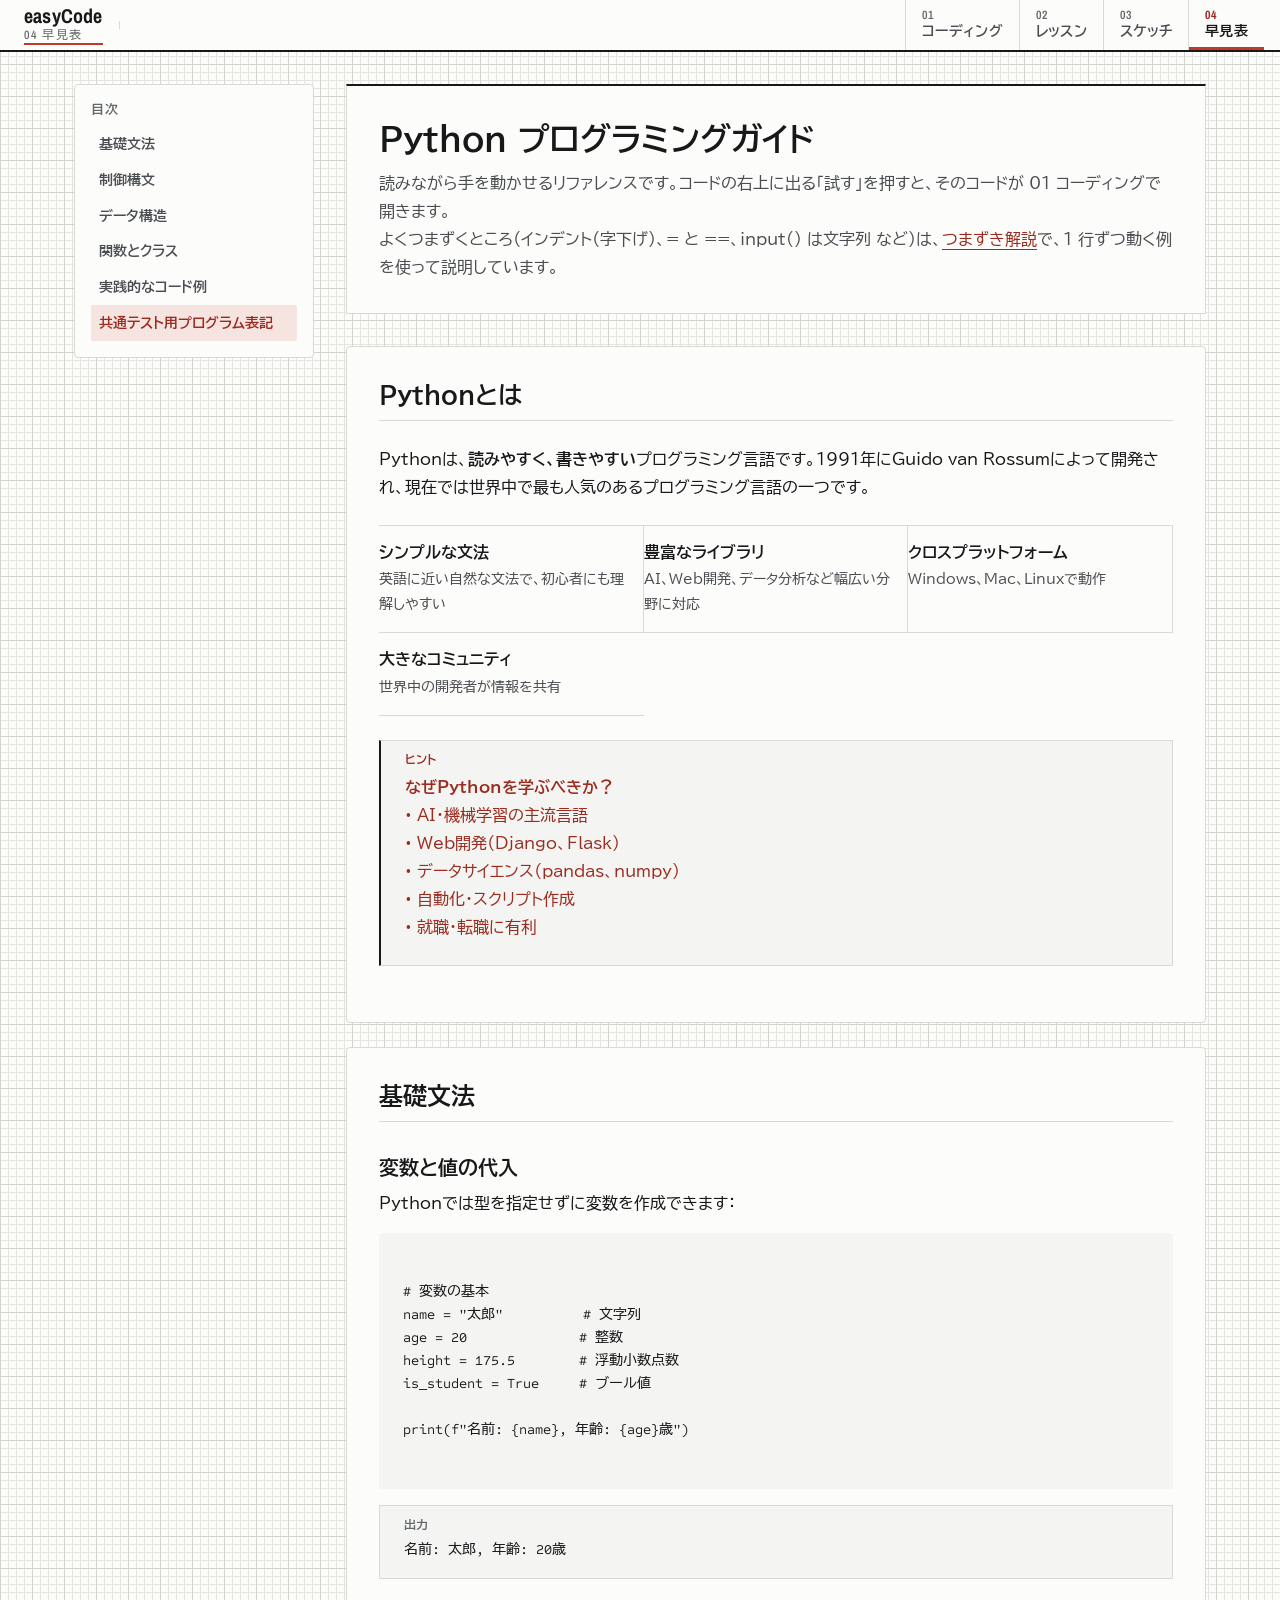
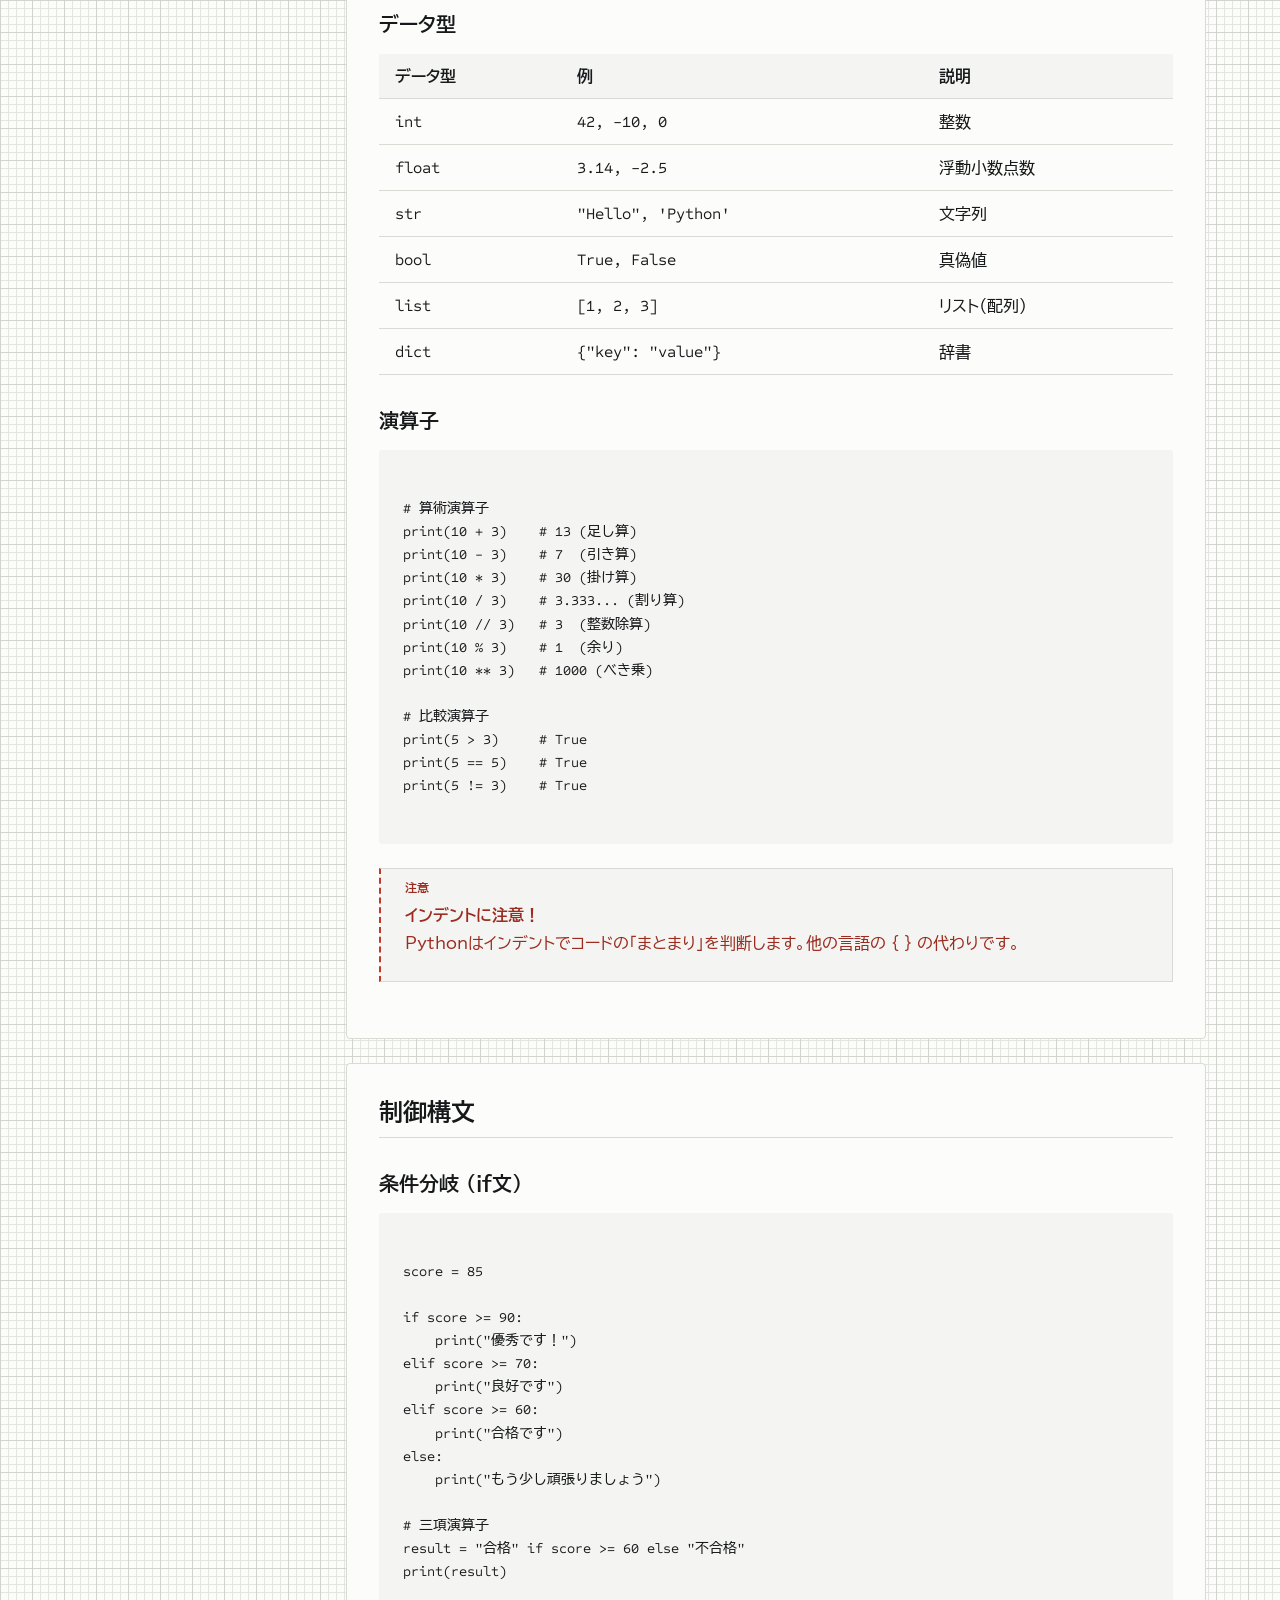
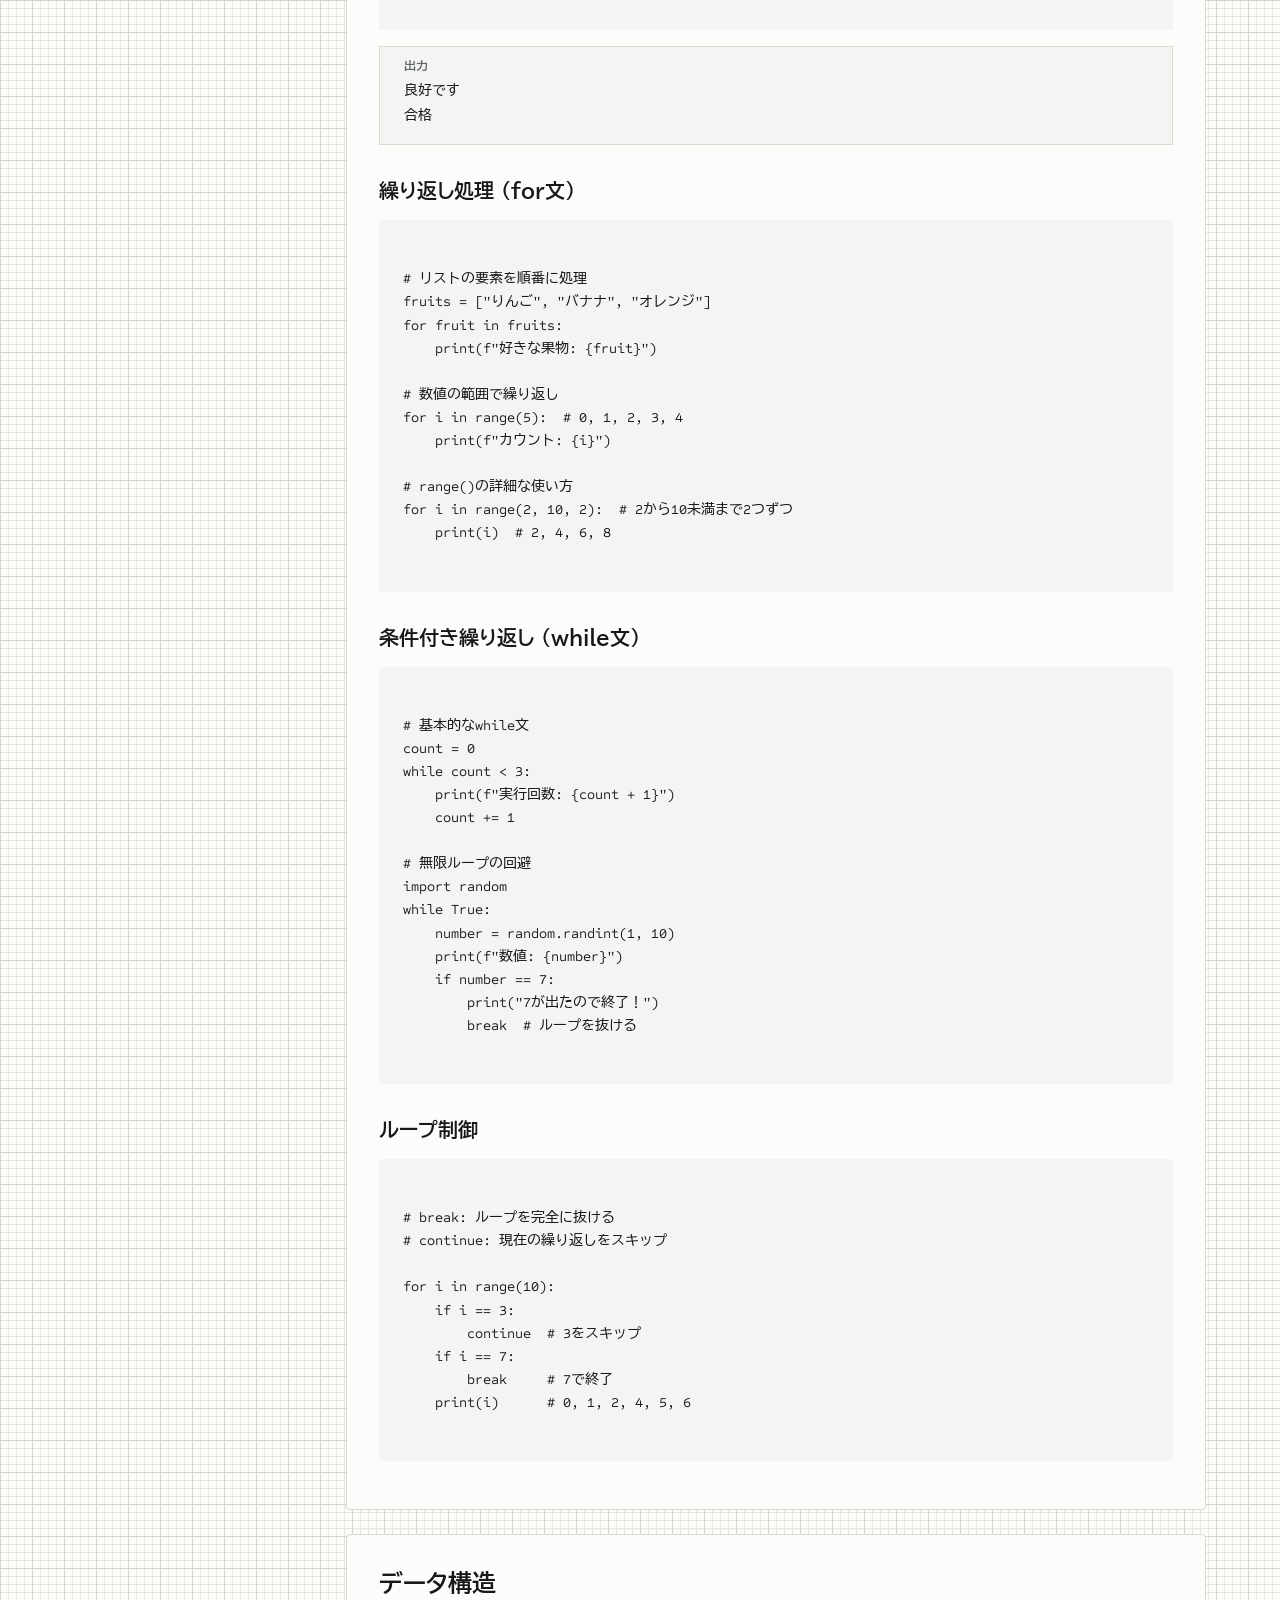
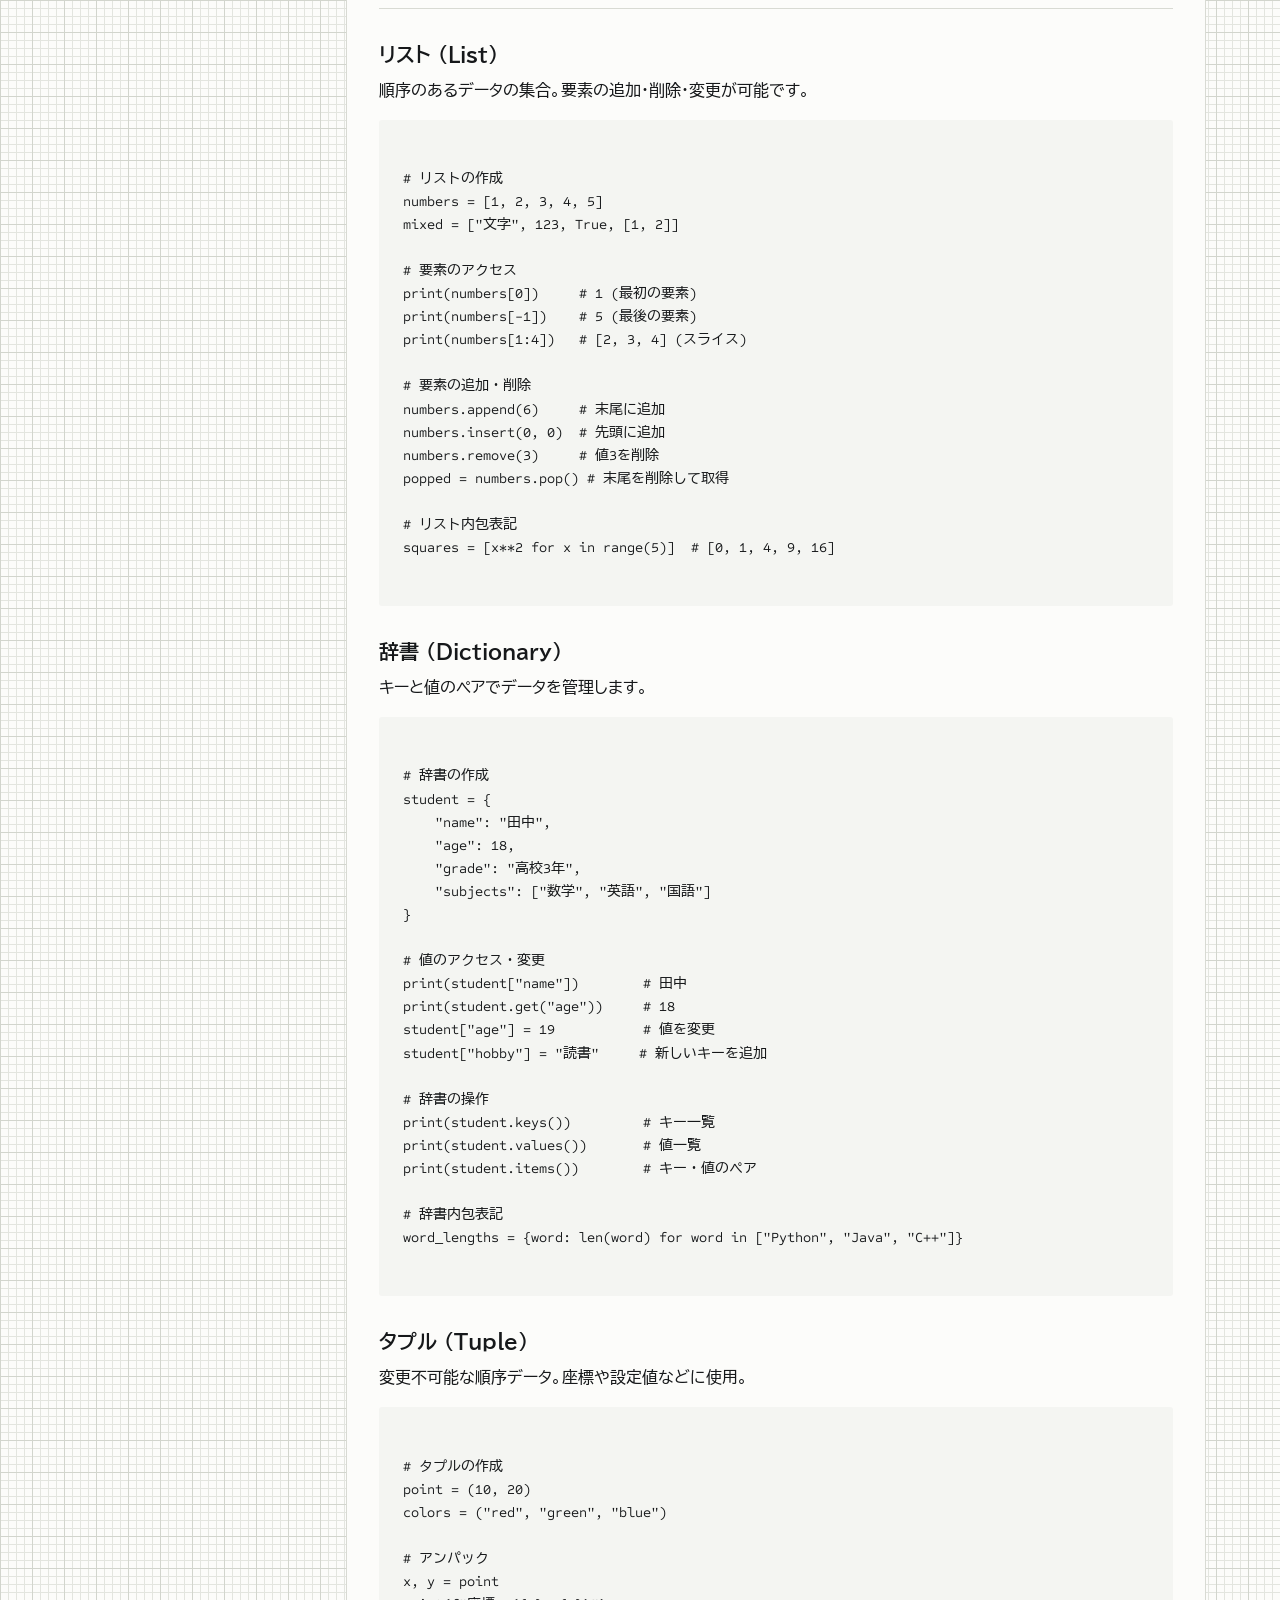
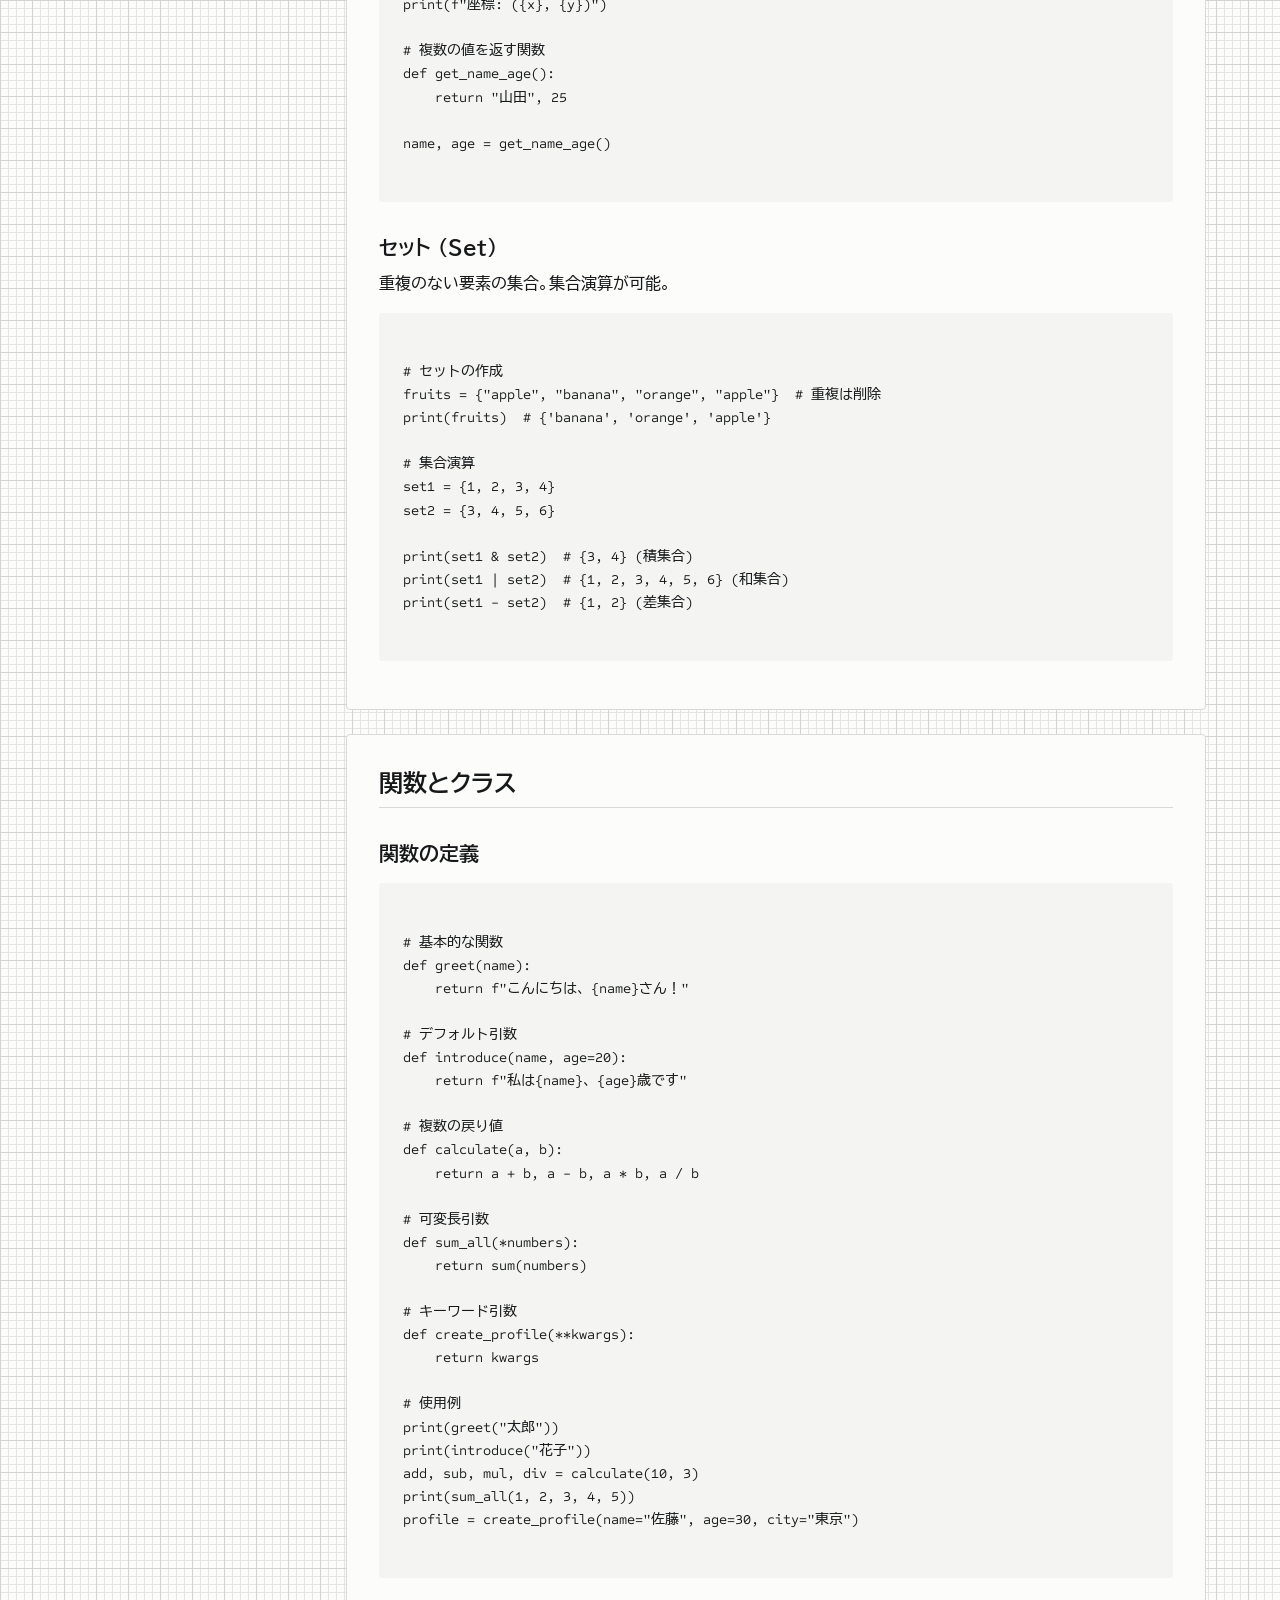
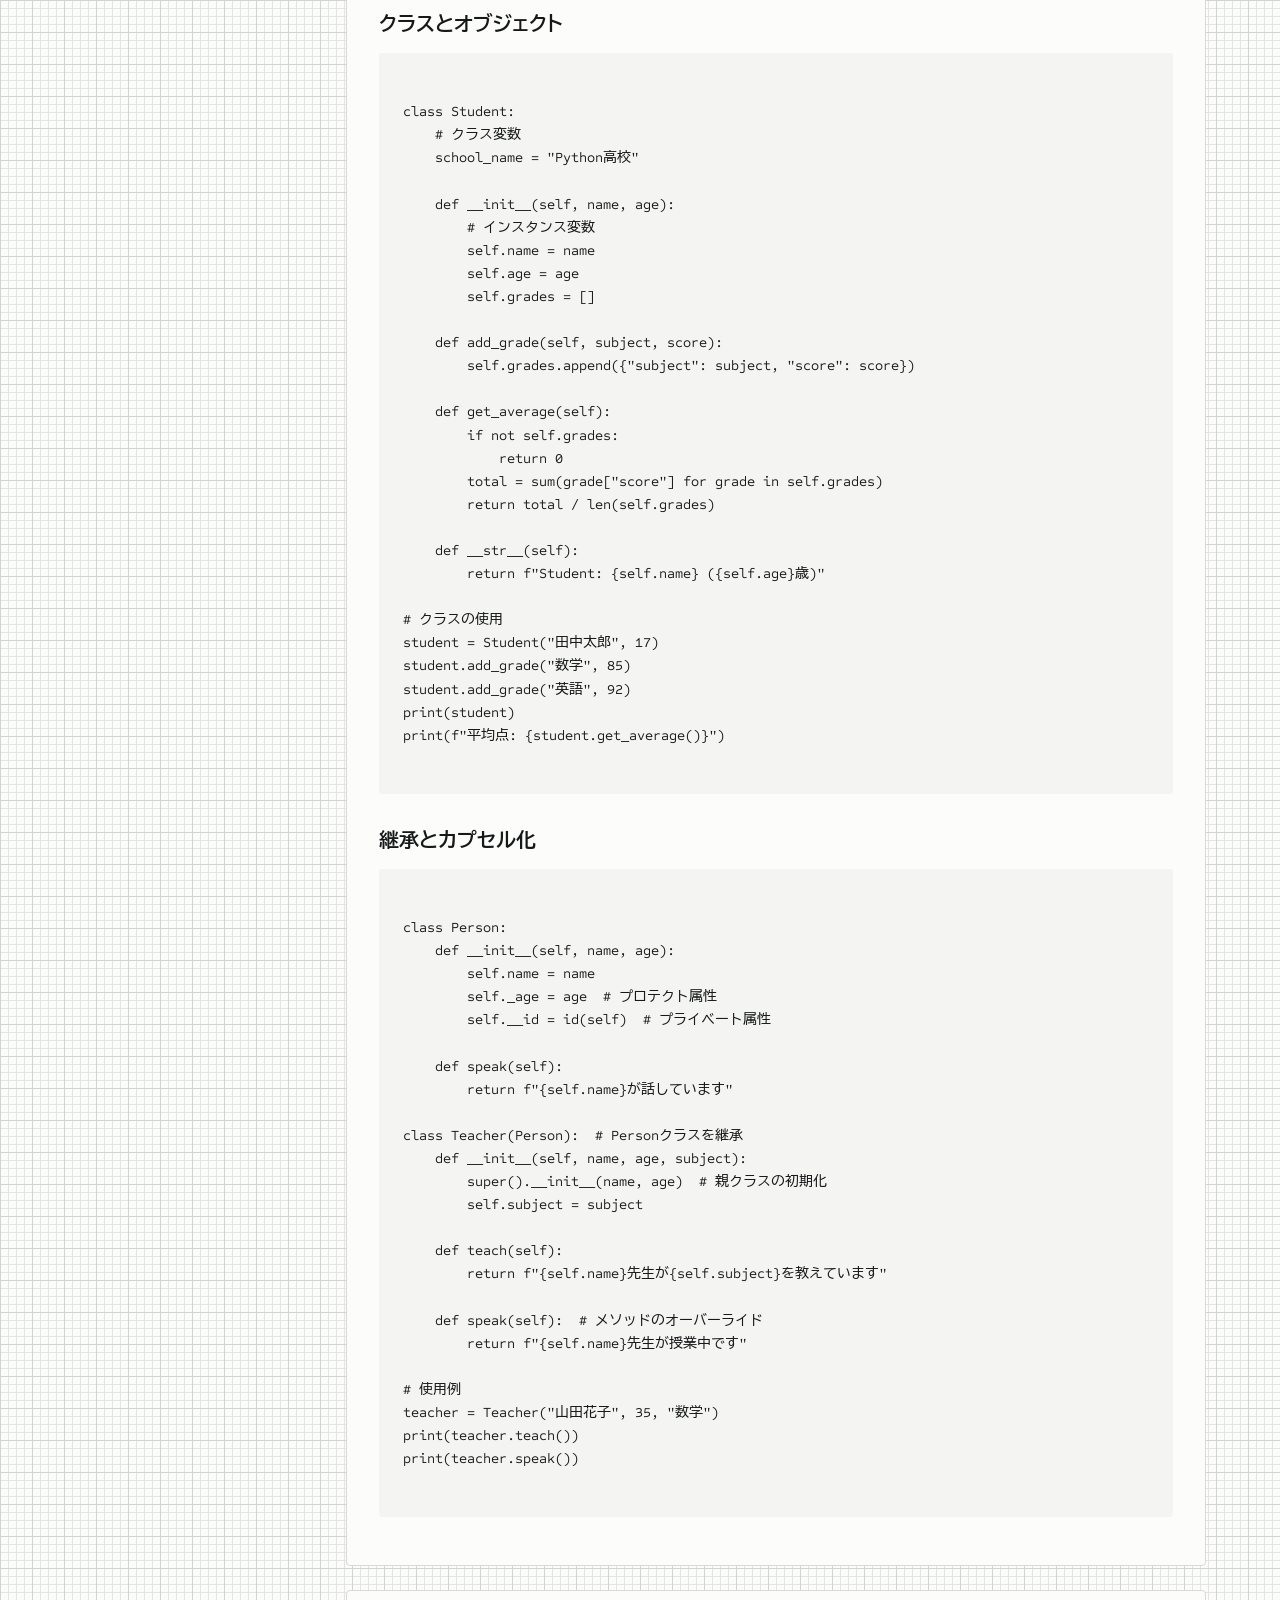
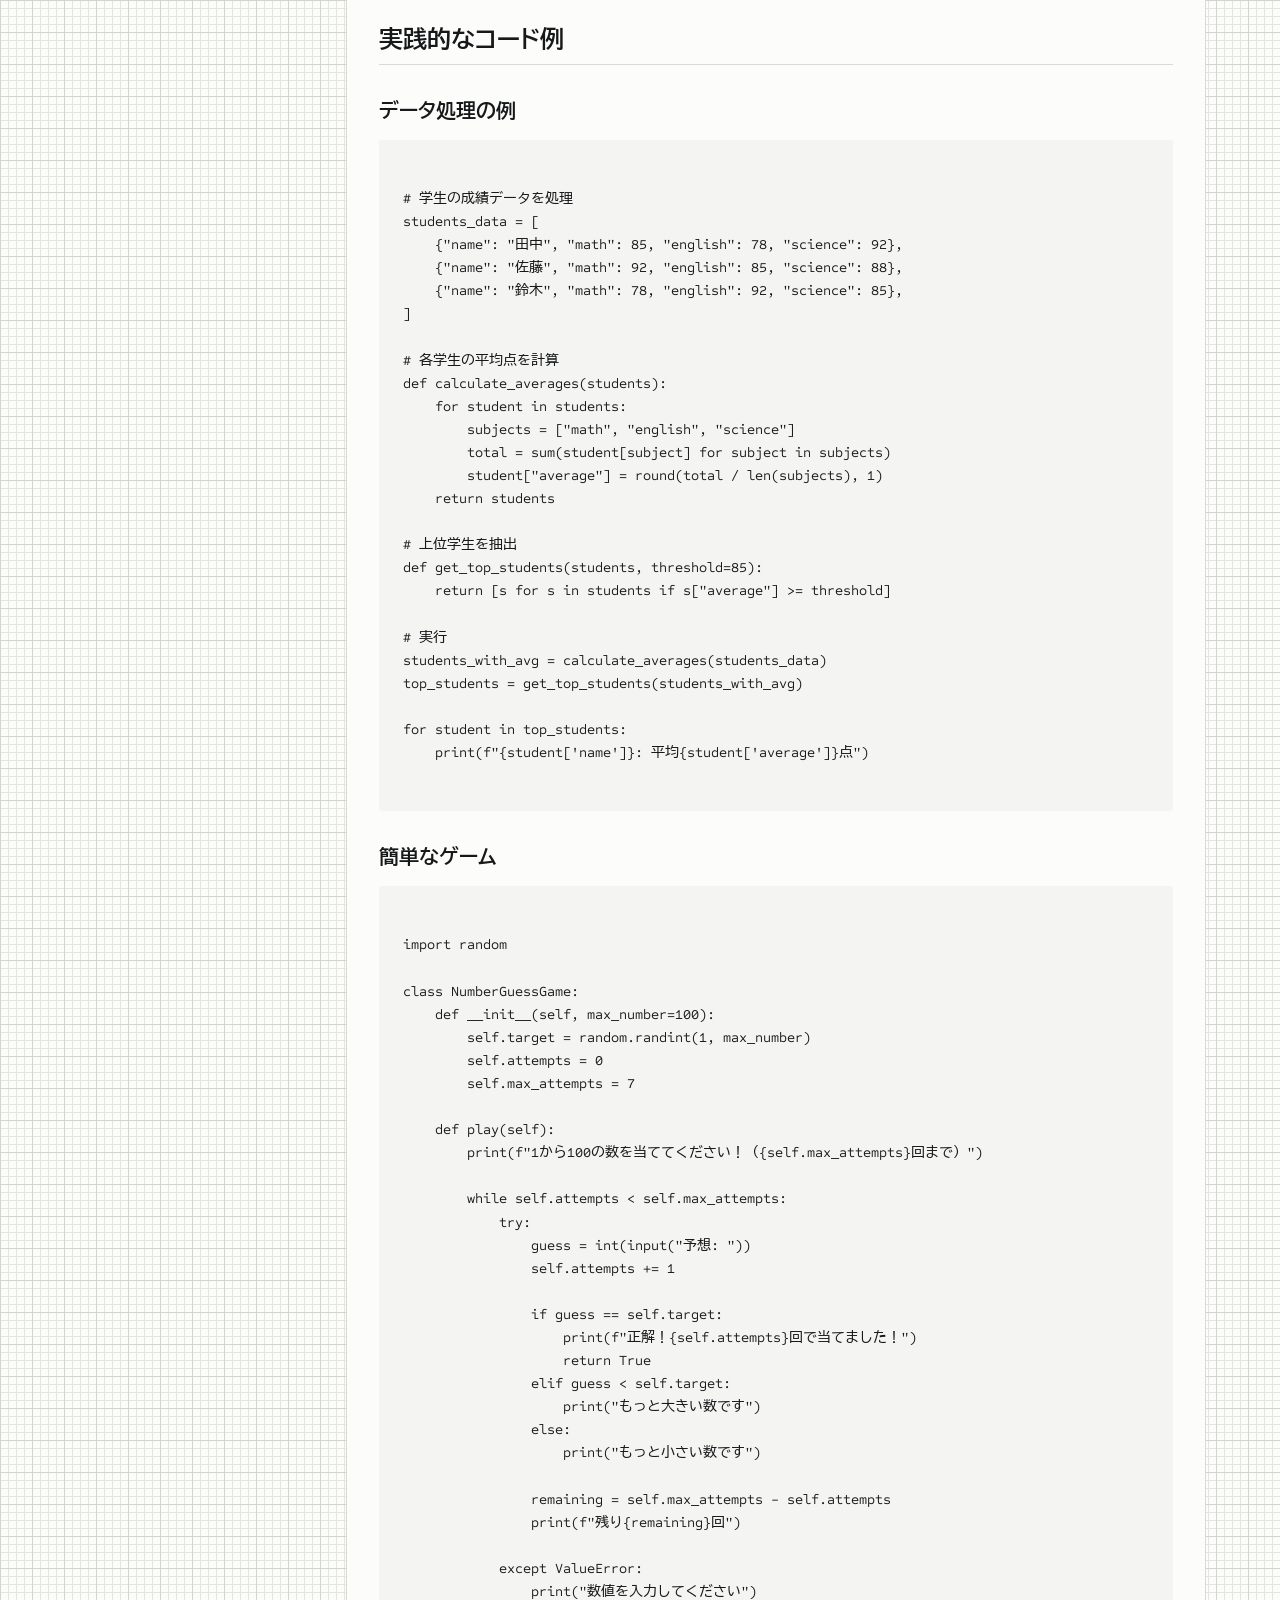
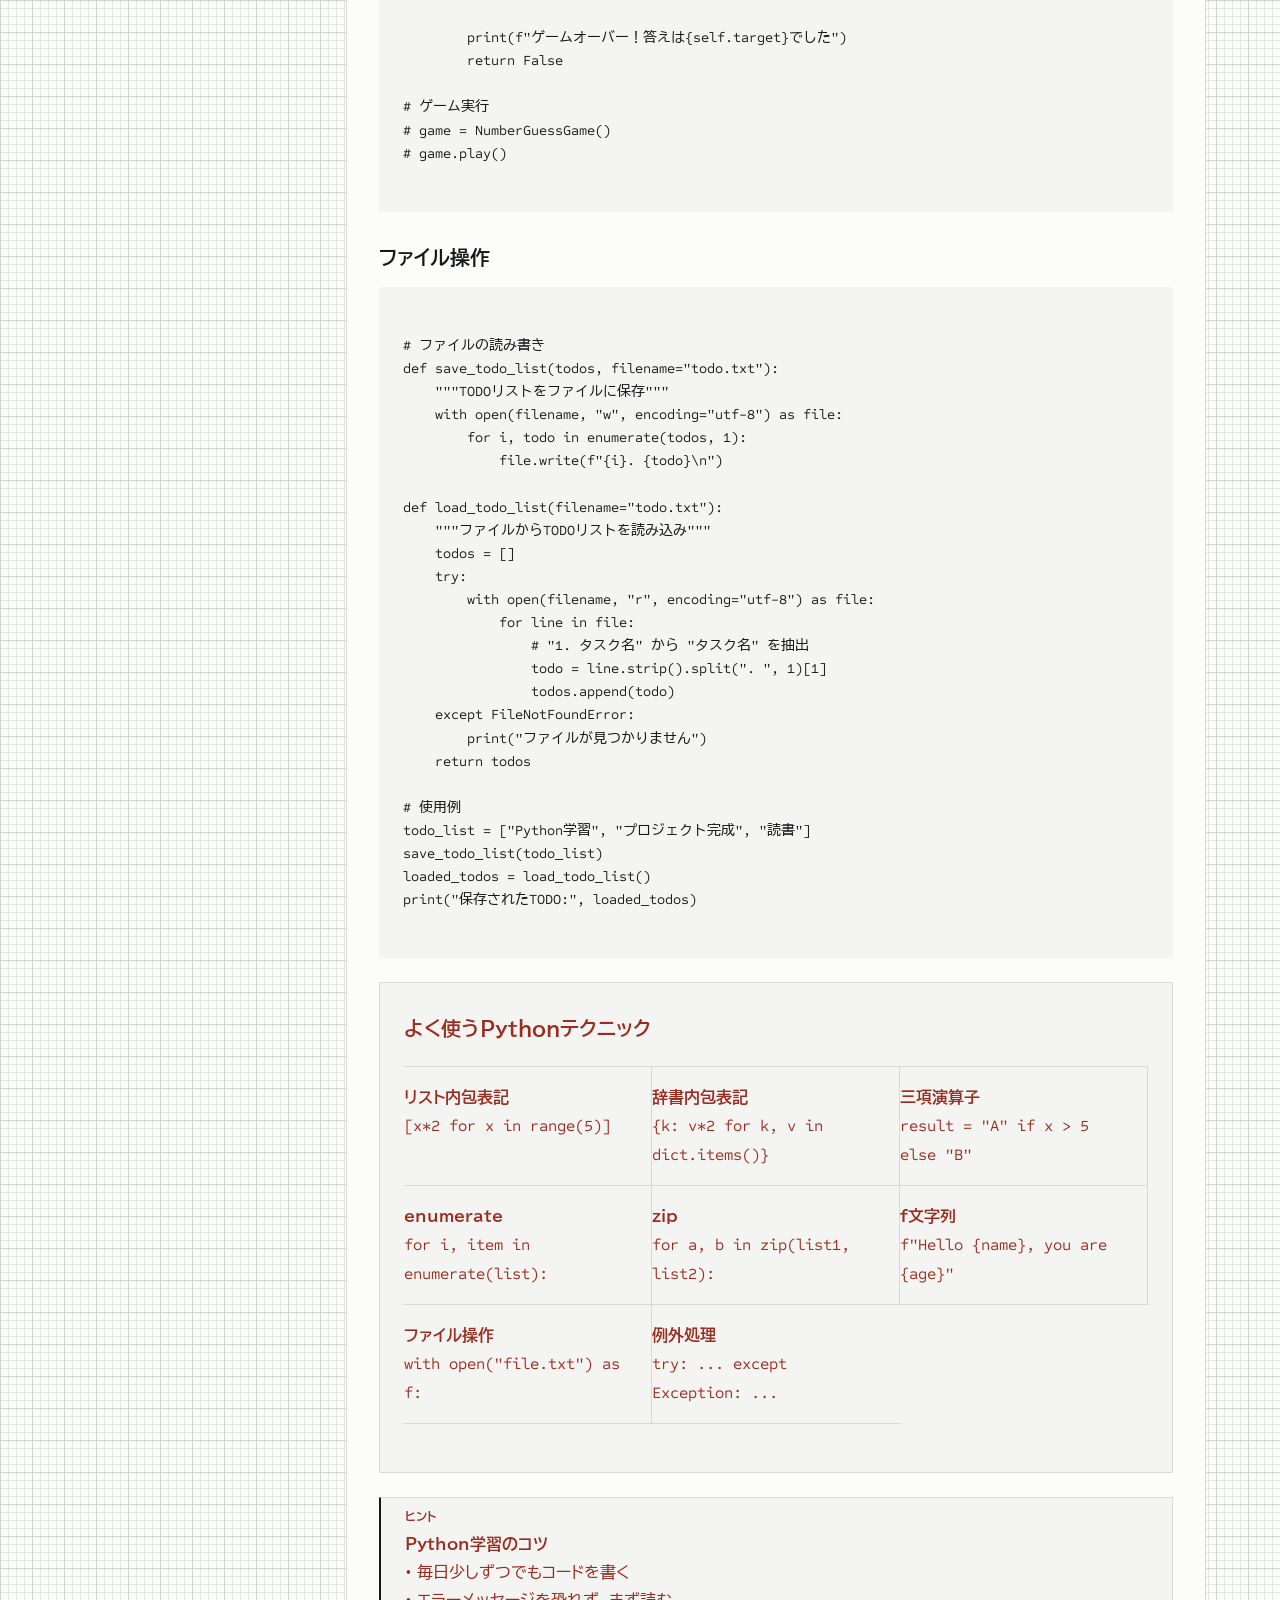
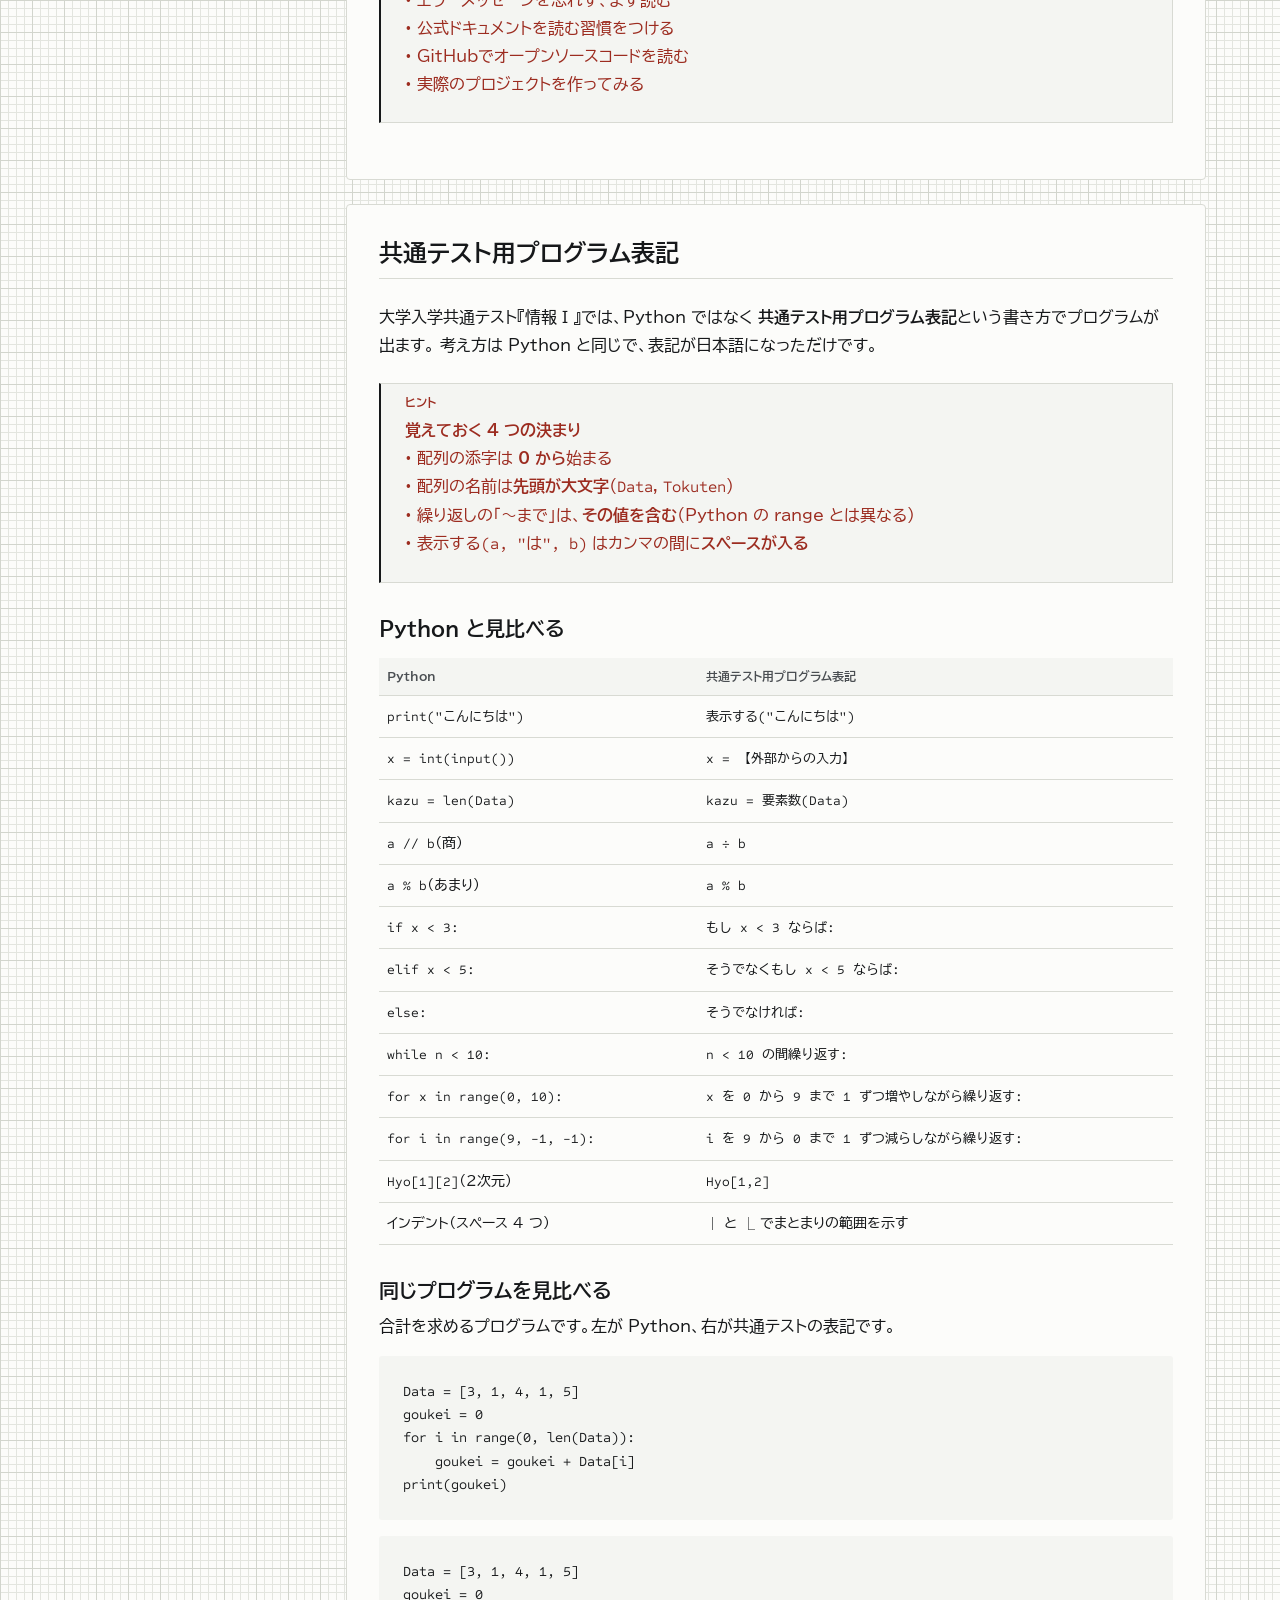
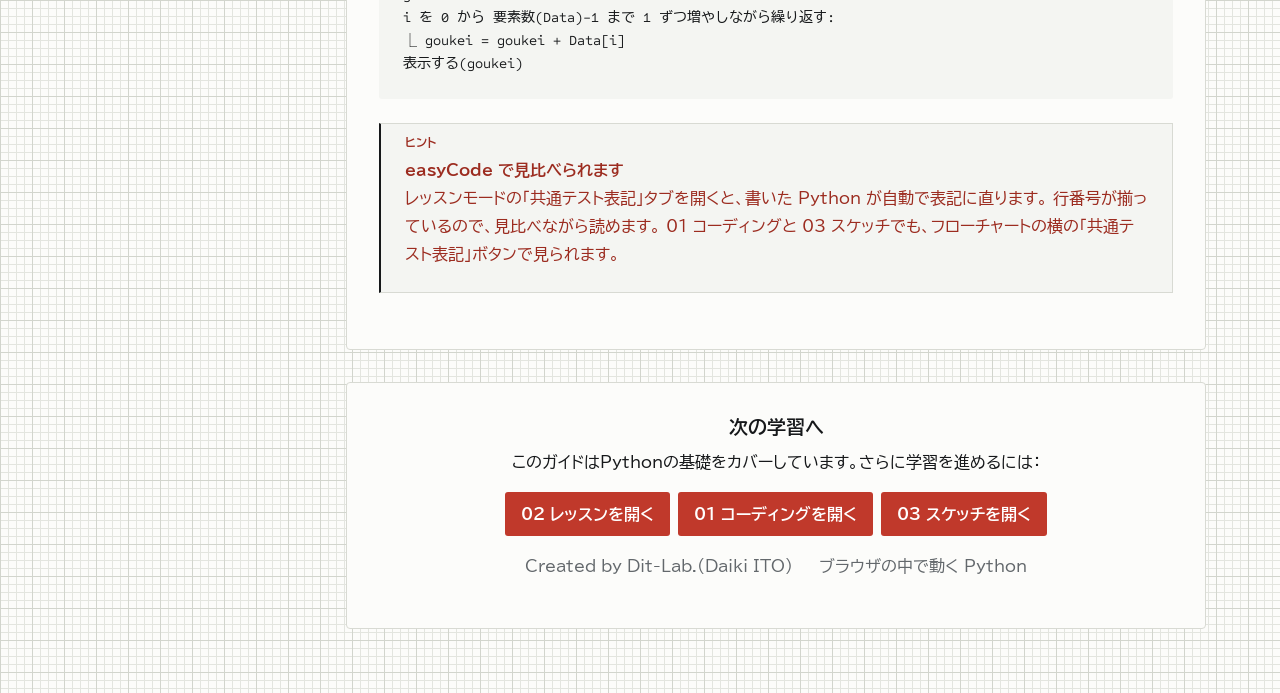
<file: python-guide.html>
<!DOCTYPE html>
<html lang="ja">
<head>
  <meta charset="UTF-8">
  <meta name="viewport" content="width=device-width, initial-scale=1.0">
  <title>Python プログラミングガイド | easyCode</title>
  <link rel="icon" type="image/svg+xml" href="favicon.svg">
  <link rel="alternate icon" href="favicon.ico">
  <link rel="preconnect" href="https://fonts.googleapis.com">
  <link rel="preconnect" href="https://fonts.gstatic.com" crossorigin>
  <link href="https://fonts.googleapis.com/css2?family=BIZ+UDPGothic:wght@400;700&family=BIZ+UDGothic:wght@400;700&family=Archivo+Narrow:wght@400;500;600;700&family=Sometype+Mono:wght@400;500;700&display=swap" rel="stylesheet">
  <link rel="stylesheet" href="css/theme.css">
  <style>
    /* ガイドのレイアウト（色や文字は css/theme.css のトークンを使う） */
    :root { --c-accent: var(--c-guide); }

    #shell {
      display: grid;
      grid-template-columns: 240px minmax(0, 1fr);
      align-items: start;
      gap: var(--sp-5);
      max-width: 1180px;
      margin: 0 auto;
      padding: var(--sp-5) var(--sp-4) var(--sp-7);
    }

    /* 目次（横に置いて、今どこを読んでいるか分かるようにする） */
    #toc {
      position: sticky;
      top: var(--sp-4);
      align-self: start;
      max-height: calc(100vh - var(--topbar-h) - var(--sp-6));
      overflow-y: auto;
      padding: var(--sp-3);
      background: var(--c-surface);
      border: 1px solid var(--c-line);
      border-radius: var(--r-lg);
      box-shadow: var(--sh-1);
    }
    #toc h2 {
      margin: 0 0 var(--sp-2);
      font-size: var(--text-xs);
      font-weight: 700;
      letter-spacing: 0.1em;
      text-transform: uppercase;
      color: var(--c-ink-3);
    }
    #toc a {
      display: block;
      padding: 0.4em 0.6em;
      border-radius: var(--r-sm);
      color: var(--c-ink-2);
      font-size: var(--text-sm);
      font-weight: 600;
      text-decoration: none;
      transition: background var(--t-fast) var(--ease), color var(--t-fast) var(--ease);
    }
    #toc a:hover { background: var(--c-surface-2); color: var(--c-ink); }
    #toc a.is-current { background: var(--c-brand-soft); color: var(--c-brand-ink); }

    /* 見出し */
    .page-intro {
      margin-bottom: var(--sp-5);
      padding: var(--sp-5);
      background: var(--c-paper);
      border: 1px solid var(--c-rule);
      border-top: 2px solid var(--c-ink);
      border-radius: 0;
    }
    .page-intro h1 { font-size: var(--text-2xl); }
    .page-intro p { margin: 0; color: var(--c-ink-2); }

    .container { min-width: 0; }
    .content-grid { display: flex; flex-direction: column; gap: var(--sp-4); }

    .section {
      padding: var(--sp-5);
      background: var(--c-surface);
      border: 1px solid var(--c-line);
      border-radius: var(--r-lg);
      box-shadow: var(--sh-1);
      scroll-margin-top: var(--sp-4);
    }
    .section h2 {
      margin-bottom: var(--sp-4);
      padding-bottom: var(--sp-2);
      border-bottom: 1px solid var(--c-line);
      font-size: var(--text-xl);
    }
    .section h3 {
      margin: var(--sp-5) 0 var(--sp-2);
      font-size: var(--text-lg);
      color: var(--c-ink);
    }
    .section h4 { margin-bottom: var(--sp-1); font-size: var(--text-base); }
    .section p, .section li { font-size: var(--text-base); }

    /* 同じ大きさの箱を並べない。1 本の罫で区切った行として置く */
    .feature-grid, .ref-grid {
      display: grid;
      grid-template-columns: repeat(auto-fit, minmax(210px, 1fr));
      gap: 0;
      margin: var(--sp-4) 0;
      border-top: 1px solid var(--c-rule);
    }
    .feature-card, .ref-item {
      padding: var(--sp-3) var(--sp-3) var(--sp-3) 0;
      border-bottom: 1px solid var(--c-rule);
      border-right: 1px solid var(--c-rule);
    }
    .feature-card:last-child, .ref-item:last-child { border-right: 0; }
    .feature-card h4, .ref-item h4 { margin: 0 0 var(--sp-1); }
    .feature-card p, .ref-item p { margin: 0; color: var(--c-ink-2); font-size: var(--text-sm); }

    /* コードのかたまり */
    .code-wrap { position: relative; margin: var(--sp-3) 0; }
    .code-actions {
      position: absolute;
      top: 6px;
      right: 6px;
      display: flex;
      gap: 4px;
      opacity: 0;
      transition: opacity var(--t-fast) var(--ease);
    }
    .code-wrap:hover .code-actions,
    .code-wrap:focus-within .code-actions { opacity: 1; }
    .code-actions button {
      padding: 0.2em 0.6em;
      border: 1px solid var(--c-code-line);
      border-radius: var(--r-sm);
      background: var(--c-code-bg-2);
      color: var(--c-code-ink);
      font-family: inherit;
      font-size: var(--text-2xs);
      font-weight: 600;
      cursor: pointer;
    }
    .code-actions button:hover { background: var(--c-brand); border-color: var(--c-brand); color: #fff; }

    /* Python と共通テスト表記の対応表 */
    .ref-table {
      width: 100%;
      border-collapse: collapse;
      margin: var(--sp-3) 0;
      font-size: var(--text-sm);
    }
    .ref-table th, .ref-table td {
      padding: var(--sp-2);
      border-bottom: 1px solid var(--c-line);
      text-align: left;
      vertical-align: top;
    }
    .ref-table th {
      font-size: var(--text-2xs);
      font-weight: 700;
      color: var(--c-ink-2);
      background: var(--c-surface-2);
    }
    .ref-table code { font-size: 0.95em; }

    .code-block {
      margin: 0;
      padding: var(--sp-4);
      background: var(--c-code-bg);
      color: var(--c-code-ink);
      border-radius: var(--r-md);
      overflow-x: auto;
      font-family: var(--font-mono);
      font-size: var(--text-sm);
      line-height: 1.65;
      white-space: pre;
    }

    .output {
      position: relative;
      margin: var(--sp-2) 0 var(--sp-4);
      padding: var(--sp-5) var(--sp-4) var(--sp-3);
      background: var(--c-code-bg);
      border: 1px solid var(--c-rule);
      border-radius: 0;
      font-family: var(--font-mono);
      font-size: var(--text-sm);
      white-space: pre-wrap;
    }
    .output::before {
      content: '出力';
      position: absolute;
      top: var(--sp-2);
      left: var(--sp-4);
      font-family: var(--font-sans);
      font-size: var(--text-2xs);
      font-weight: 700;
      color: var(--c-ink-3);
    }

    .tip, .warning, .quick-ref {
      position: relative;
      margin: var(--sp-4) 0;
      padding: var(--sp-5) var(--sp-4) var(--sp-4);
      border: 1px solid var(--c-rule);
      border-radius: 0;
      background: var(--c-paper-2);
      color: var(--c-brand-ink);
      font-size: var(--text-base);
    }
    /* 種類は色ではなく罫の描き分けで示す（実線＝補足／破線＝気をつけること） */
    .tip { border-left: 2px solid var(--c-ink); }
    .warning { border-left: 2px dashed var(--c-mark); }
    .tip::before { content: 'ヒント'; }
    .warning::before { content: '注意'; }
    .tip::before, .warning::before {
      position: absolute;
      top: var(--sp-2);
      left: var(--sp-4);
      font-size: var(--text-2xs);
      font-weight: 700;
    }
    .quick-ref h3 { margin-top: 0; color: inherit; }

    .comparison-table {
      width: 100%;
      margin: var(--sp-3) 0;
      border-collapse: collapse;
      font-size: var(--text-base);
    }
    .comparison-table th, .comparison-table td {
      padding: var(--sp-2) var(--sp-3);
      border-bottom: 1px solid var(--c-line);
      text-align: left;
    }
    .comparison-table th { background: var(--c-surface-2); font-weight: 700; }

    footer {
      margin-top: var(--sp-5);
      padding: var(--sp-5);
      background: var(--c-surface);
      border: 1px solid var(--c-line);
      border-radius: var(--r-lg);
      box-shadow: var(--sh-1);
      text-align: center;
    }
    .nav-buttons { display: flex; flex-wrap: wrap; justify-content: center; gap: var(--sp-2); }
    .nav-btn {
      display: inline-flex;
      align-items: center;
      gap: 0.35em;
      padding: 0.5em 1em;
      border-radius: var(--r-md);
      background: var(--c-brand);
      color: #fff;
      font-size: var(--text-base);
      font-weight: 600;
      text-decoration: none;
    }
    .nav-btn:hover { background: var(--c-brand-2); }

    @media (max-width: 900px) {
      #shell { grid-template-columns: minmax(0, 1fr); padding: var(--sp-4) var(--sp-3) var(--sp-6); }
      #toc { position: static; max-height: none; }
      .section { padding: var(--sp-4) var(--sp-3); }
    }
  </style>
</head>
<body>
  <header class="topbar">
    <a class="brand" href="index.html">
      <span class="brand-name">easyCode<small>04 早見表</small></span>
    </a>
    <div class="topbar-tools"></div>
    <div class="topbar-end">
      <nav class="mode-switch" aria-label="モードの切り替え">
        <a href="index.html" title="コードとブロックと図を行き来して、試す"><span class="lane">01</span><span class="label">コーディング</span></a>
        <a href="lessons.html" title="入門から模試まで、順に解く"><span class="lane">02</span><span class="label">レッスン</span></a>
        <a href="drawing.html" title="p5.js で絵を描き、動かす"><span class="lane">03</span><span class="label">スケッチ</span></a>
        <a href="python-guide.html" aria-current="page" title="Python の文法と共通テスト表記の早見表"><span class="lane">04</span><span class="label">早見表</span></a>
      </nav>
    </div>
  </header>

  <div id="shell">
    <nav id="toc" aria-label="目次"><h2>目次</h2><div id="toc-links"></div></nav>
    <div class="container">
    <div class="page-intro">
      <h1>Python プログラミングガイド</h1>
      <p>読みながら手を動かせるリファレンスです。コードの右上に出る「試す」を押すと、そのコードが 01 コーディングで開きます。</p>
      <p>よくつまずくところ（インデント（字下げ）、= と ==、input() は文字列 など）は、<a href="tips.html">つまずき解説</a>で、1 行ずつ動く例を使って説明しています。</p>
    </div>

    <div class="content-grid">
      <!-- Python概要 -->
      <section class="section">
        <h2>Pythonとは</h2>
        <p>Pythonは、<strong>読みやすく、書きやすい</strong>プログラミング言語です。1991年にGuido van Rossumによって開発され、現在では世界中で最も人気のあるプログラミング言語の一つです。</p>
        
        <div class="feature-grid">
          <div class="feature-card">
            <h4>シンプルな文法</h4>
            <p>英語に近い自然な文法で、初心者にも理解しやすい</p>
          </div>
          <div class="feature-card">
            <h4>豊富なライブラリ</h4>
            <p>AI、Web開発、データ分析など幅広い分野に対応</p>
          </div>
          <div class="feature-card">
            <h4>クロスプラットフォーム</h4>
            <p>Windows、Mac、Linuxで動作</p>
          </div>
          <div class="feature-card">
            <h4>大きなコミュニティ</h4>
            <p>世界中の開発者が情報を共有</p>
          </div>
        </div>

        <div class="tip">
          <strong>なぜPythonを学ぶべきか？</strong><br>
          • AI・機械学習の主流言語<br>
          • Web開発（Django、Flask）<br>
          • データサイエンス（pandas、numpy）<br>
          • 自動化・スクリプト作成<br>
          • 就職・転職に有利
        </div>
      </section>

      <!-- 基礎文法 -->
      <section id="basics" class="section">
        <h2>基礎文法</h2>
        
        <h3>変数と値の代入</h3>
        <p>Pythonでは型を指定せずに変数を作成できます：</p>
        <div class="code-block">
# 変数の基本
name = "太郎"          # 文字列
age = 20              # 整数
height = 175.5        # 浮動小数点数
is_student = True     # ブール値

print(f"名前: {name}, 年齢: {age}歳")
        </div>
        <div class="output">名前: 太郎, 年齢: 20歳</div>

        <h3>データ型</h3>
        <table class="comparison-table">
          <tr>
            <th>データ型</th>
            <th>例</th>
            <th>説明</th>
          </tr>
          <tr>
            <td><code>int</code></td>
            <td><code>42, -10, 0</code></td>
            <td>整数</td>
          </tr>
          <tr>
            <td><code>float</code></td>
            <td><code>3.14, -2.5</code></td>
            <td>浮動小数点数</td>
          </tr>
          <tr>
            <td><code>str</code></td>
            <td><code>"Hello", 'Python'</code></td>
            <td>文字列</td>
          </tr>
          <tr>
            <td><code>bool</code></td>
            <td><code>True, False</code></td>
            <td>真偽値</td>
          </tr>
          <tr>
            <td><code>list</code></td>
            <td><code>[1, 2, 3]</code></td>
            <td>リスト（配列）</td>
          </tr>
          <tr>
            <td><code>dict</code></td>
            <td><code>{"key": "value"}</code></td>
            <td>辞書</td>
          </tr>
        </table>

        <h3>演算子</h3>
        <div class="code-block">
# 算術演算子
print(10 + 3)    # 13 (足し算)
print(10 - 3)    # 7  (引き算)
print(10 * 3)    # 30 (掛け算)
print(10 / 3)    # 3.333... (割り算)
print(10 // 3)   # 3  (整数除算)
print(10 % 3)    # 1  (余り)
print(10 ** 3)   # 1000 (べき乗)

# 比較演算子
print(5 > 3)     # True
print(5 == 5)    # True
print(5 != 3)    # True
        </div>

        <div class="warning">
          <strong>インデントに注意！</strong><br>
          Pythonはインデントでコードの「まとまり」を判断します。他の言語の { } の代わりです。
        </div>
      </section>

      <!-- 制御構文 -->
      <section id="control" class="section">
        <h2>制御構文</h2>
        
        <h3>条件分岐 (if文)</h3>
        <div class="code-block">
score = 85

if score >= 90:
    print("優秀です！")
elif score >= 70:
    print("良好です")
elif score >= 60:
    print("合格です")
else:
    print("もう少し頑張りましょう")

# 三項演算子
result = "合格" if score >= 60 else "不合格"
print(result)
        </div>
        <div class="output">良好です
合格</div>

        <h3>繰り返し処理 (for文)</h3>
        <div class="code-block">
# リストの要素を順番に処理
fruits = ["りんご", "バナナ", "オレンジ"]
for fruit in fruits:
    print(f"好きな果物: {fruit}")

# 数値の範囲で繰り返し
for i in range(5):  # 0, 1, 2, 3, 4
    print(f"カウント: {i}")

# range()の詳細な使い方
for i in range(2, 10, 2):  # 2から10未満まで2つずつ
    print(i)  # 2, 4, 6, 8
        </div>

        <h3>条件付き繰り返し (while文)</h3>
        <div class="code-block">
# 基本的なwhile文
count = 0
while count < 3:
    print(f"実行回数: {count + 1}")
    count += 1

# 無限ループの回避
import random
while True:
    number = random.randint(1, 10)
    print(f"数値: {number}")
    if number == 7:
        print("7が出たので終了！")
        break  # ループを抜ける
        </div>

        <h3>ループ制御</h3>
        <div class="code-block">
# break: ループを完全に抜ける
# continue: 現在の繰り返しをスキップ

for i in range(10):
    if i == 3:
        continue  # 3をスキップ
    if i == 7:
        break     # 7で終了
    print(i)      # 0, 1, 2, 4, 5, 6
        </div>
      </section>

      <!-- データ構造 -->
      <section id="data" class="section">
        <h2>データ構造</h2>
        
        <h3>リスト (List)</h3>
        <p>順序のあるデータの集合。要素の追加・削除・変更が可能です。</p>
        <div class="code-block">
# リストの作成
numbers = [1, 2, 3, 4, 5]
mixed = ["文字", 123, True, [1, 2]]

# 要素のアクセス
print(numbers[0])     # 1 (最初の要素)
print(numbers[-1])    # 5 (最後の要素)
print(numbers[1:4])   # [2, 3, 4] (スライス)

# 要素の追加・削除
numbers.append(6)     # 末尾に追加
numbers.insert(0, 0)  # 先頭に追加
numbers.remove(3)     # 値3を削除
popped = numbers.pop() # 末尾を削除して取得

# リスト内包表記
squares = [x**2 for x in range(5)]  # [0, 1, 4, 9, 16]
        </div>

        <h3>辞書 (Dictionary)</h3>
        <p>キーと値のペアでデータを管理します。</p>
        <div class="code-block">
# 辞書の作成
student = {
    "name": "田中",
    "age": 18,
    "grade": "高校3年",
    "subjects": ["数学", "英語", "国語"]
}

# 値のアクセス・変更
print(student["name"])        # 田中
print(student.get("age"))     # 18
student["age"] = 19           # 値を変更
student["hobby"] = "読書"     # 新しいキーを追加

# 辞書の操作
print(student.keys())         # キー一覧
print(student.values())       # 値一覧
print(student.items())        # キー・値のペア

# 辞書内包表記
word_lengths = {word: len(word) for word in ["Python", "Java", "C++"]}
        </div>

        <h3>タプル (Tuple)</h3>
        <p>変更不可能な順序データ。座標や設定値などに使用。</p>
        <div class="code-block">
# タプルの作成
point = (10, 20)
colors = ("red", "green", "blue")

# アンパック
x, y = point
print(f"座標: ({x}, {y})")

# 複数の値を返す関数
def get_name_age():
    return "山田", 25

name, age = get_name_age()
        </div>

        <h3>セット (Set)</h3>
        <p>重複のない要素の集合。集合演算が可能。</p>
        <div class="code-block">
# セットの作成
fruits = {"apple", "banana", "orange", "apple"}  # 重複は削除
print(fruits)  # {'banana', 'orange', 'apple'}

# 集合演算
set1 = {1, 2, 3, 4}
set2 = {3, 4, 5, 6}

print(set1 & set2)  # {3, 4} (積集合)
print(set1 | set2)  # {1, 2, 3, 4, 5, 6} (和集合)
print(set1 - set2)  # {1, 2} (差集合)
        </div>
      </section>

      <!-- 関数とクラス -->
      <section id="functions" class="section">
        <h2>関数とクラス</h2>
        
        <h3>関数の定義</h3>
        <div class="code-block">
# 基本的な関数
def greet(name):
    return f"こんにちは、{name}さん！"

# デフォルト引数
def introduce(name, age=20):
    return f"私は{name}、{age}歳です"

# 複数の戻り値
def calculate(a, b):
    return a + b, a - b, a * b, a / b

# 可変長引数
def sum_all(*numbers):
    return sum(numbers)

# キーワード引数
def create_profile(**kwargs):
    return kwargs

# 使用例
print(greet("太郎"))
print(introduce("花子"))
add, sub, mul, div = calculate(10, 3)
print(sum_all(1, 2, 3, 4, 5))
profile = create_profile(name="佐藤", age=30, city="東京")
        </div>

        <h3>クラスとオブジェクト</h3>
        <div class="code-block">
class Student:
    # クラス変数
    school_name = "Python高校"
    
    def __init__(self, name, age):
        # インスタンス変数
        self.name = name
        self.age = age
        self.grades = []
    
    def add_grade(self, subject, score):
        self.grades.append({"subject": subject, "score": score})
    
    def get_average(self):
        if not self.grades:
            return 0
        total = sum(grade["score"] for grade in self.grades)
        return total / len(self.grades)
    
    def __str__(self):
        return f"Student: {self.name} ({self.age}歳)"

# クラスの使用
student = Student("田中太郎", 17)
student.add_grade("数学", 85)
student.add_grade("英語", 92)
print(student)
print(f"平均点: {student.get_average()}")
        </div>

        <h3>継承とカプセル化</h3>
        <div class="code-block">
class Person:
    def __init__(self, name, age):
        self.name = name
        self._age = age  # プロテクト属性
        self.__id = id(self)  # プライベート属性
    
    def speak(self):
        return f"{self.name}が話しています"

class Teacher(Person):  # Personクラスを継承
    def __init__(self, name, age, subject):
        super().__init__(name, age)  # 親クラスの初期化
        self.subject = subject
    
    def teach(self):
        return f"{self.name}先生が{self.subject}を教えています"
    
    def speak(self):  # メソッドのオーバーライド
        return f"{self.name}先生が授業中です"

# 使用例
teacher = Teacher("山田花子", 35, "数学")
print(teacher.teach())
print(teacher.speak())
        </div>
      </section>

      <!-- 実践例 -->
      <section id="practice" class="section">
        <h2>実践的なコード例</h2>
        
        <h3>データ処理の例</h3>
        <div class="code-block">
# 学生の成績データを処理
students_data = [
    {"name": "田中", "math": 85, "english": 78, "science": 92},
    {"name": "佐藤", "math": 92, "english": 85, "science": 88},
    {"name": "鈴木", "math": 78, "english": 92, "science": 85},
]

# 各学生の平均点を計算
def calculate_averages(students):
    for student in students:
        subjects = ["math", "english", "science"]
        total = sum(student[subject] for subject in subjects)
        student["average"] = round(total / len(subjects), 1)
    return students

# 上位学生を抽出
def get_top_students(students, threshold=85):
    return [s for s in students if s["average"] >= threshold]

# 実行
students_with_avg = calculate_averages(students_data)
top_students = get_top_students(students_with_avg)

for student in top_students:
    print(f"{student['name']}: 平均{student['average']}点")
        </div>

        <h3>簡単なゲーム</h3>
        <div class="code-block">
import random

class NumberGuessGame:
    def __init__(self, max_number=100):
        self.target = random.randint(1, max_number)
        self.attempts = 0
        self.max_attempts = 7
        
    def play(self):
        print(f"1から100の数を当ててください！（{self.max_attempts}回まで）")
        
        while self.attempts < self.max_attempts:
            try:
                guess = int(input("予想: "))
                self.attempts += 1
                
                if guess == self.target:
                    print(f"正解！{self.attempts}回で当てました！")
                    return True
                elif guess < self.target:
                    print("もっと大きい数です")
                else:
                    print("もっと小さい数です")
                    
                remaining = self.max_attempts - self.attempts
                print(f"残り{remaining}回")
                
            except ValueError:
                print("数値を入力してください")
        
        print(f"ゲームオーバー！答えは{self.target}でした")
        return False

# ゲーム実行
# game = NumberGuessGame()
# game.play()
        </div>

        <h3>ファイル操作</h3>
        <div class="code-block">
# ファイルの読み書き
def save_todo_list(todos, filename="todo.txt"):
    """TODOリストをファイルに保存"""
    with open(filename, "w", encoding="utf-8") as file:
        for i, todo in enumerate(todos, 1):
            file.write(f"{i}. {todo}\n")

def load_todo_list(filename="todo.txt"):
    """ファイルからTODOリストを読み込み"""
    todos = []
    try:
        with open(filename, "r", encoding="utf-8") as file:
            for line in file:
                # "1. タスク名" から "タスク名" を抽出
                todo = line.strip().split(". ", 1)[1]
                todos.append(todo)
    except FileNotFoundError:
        print("ファイルが見つかりません")
    return todos

# 使用例
todo_list = ["Python学習", "プロジェクト完成", "読書"]
save_todo_list(todo_list)
loaded_todos = load_todo_list()
print("保存されたTODO:", loaded_todos)
        </div>

        <div class="quick-ref">
          <h3>よく使うPythonテクニック</h3>
          <div class="ref-grid">
            <div class="ref-item">
              <strong>リスト内包表記</strong><br>
              <code>[x*2 for x in range(5)]</code>
            </div>
            <div class="ref-item">
              <strong>辞書内包表記</strong><br>
              <code>{k: v*2 for k, v in dict.items()}</code>
            </div>
            <div class="ref-item">
              <strong>三項演算子</strong><br>
              <code>result = "A" if x > 5 else "B"</code>
            </div>
            <div class="ref-item">
              <strong>enumerate</strong><br>
              <code>for i, item in enumerate(list):</code>
            </div>
            <div class="ref-item">
              <strong>zip</strong><br>
              <code>for a, b in zip(list1, list2):</code>
            </div>
            <div class="ref-item">
              <strong>f文字列</strong><br>
              <code>f"Hello {name}, you are {age}"</code>
            </div>
            <div class="ref-item">
              <strong>ファイル操作</strong><br>
              <code>with open("file.txt") as f:</code>
            </div>
            <div class="ref-item">
              <strong>例外処理</strong><br>
              <code>try: ... except Exception: ...</code>
            </div>
          </div>
        </div>

        <div class="tip">
          <strong>Python学習のコツ</strong><br>
          • 毎日少しずつでもコードを書く<br>
          • エラーメッセージを恐れず、まず読む<br>
          • 公式ドキュメントを読む習慣をつける<br>
          • GitHubでオープンソースコードを読む<br>
          • 実際のプロジェクトを作ってみる
        </div>
      </section>

      <section id="ktph" class="section">
        <h2>共通テスト用プログラム表記</h2>

        <p>
          大学入学共通テスト『情報Ⅰ』では、Python ではなく
          <strong>共通テスト用プログラム表記</strong>という書き方でプログラムが出ます。
          考え方は Python と同じで、表記が日本語になっただけです。
        </p>

        <div class="tip">
          <strong>覚えておく 4 つの決まり</strong><br>
          • 配列の添字は <strong>0 から</strong>始まる<br>
          • 配列の名前は<strong>先頭が大文字</strong>（<code>Data</code>, <code>Tokuten</code>）<br>
          • 繰り返しの「〜まで」は、<strong>その値を含む</strong>（Python の range とは異なる）<br>
          • <code>表示する(a, "は", b)</code> はカンマの間に<strong>スペースが入る</strong>
        </div>

        <h3>Python と見比べる</h3>
        <table class="ref-table">
          <tr><th>Python</th><th>共通テスト用プログラム表記</th></tr>
          <tr><td><code>print("こんにちは")</code></td><td><code>表示する("こんにちは")</code></td></tr>
          <tr><td><code>x = int(input())</code></td><td><code>x = 【外部からの入力】</code></td></tr>
          <tr><td><code>kazu = len(Data)</code></td><td><code>kazu = 要素数(Data)</code></td></tr>
          <tr><td><code>a // b</code>（商）</td><td><code>a ÷ b</code></td></tr>
          <tr><td><code>a % b</code>（あまり）</td><td><code>a % b</code></td></tr>
          <tr><td><code>if x &lt; 3:</code></td><td><code>もし x &lt; 3 ならば:</code></td></tr>
          <tr><td><code>elif x &lt; 5:</code></td><td><code>そうでなくもし x &lt; 5 ならば:</code></td></tr>
          <tr><td><code>else:</code></td><td><code>そうでなければ:</code></td></tr>
          <tr><td><code>while n &lt; 10:</code></td><td><code>n &lt; 10 の間繰り返す:</code></td></tr>
          <tr><td><code>for x in range(0, 10):</code></td><td><code>x を 0 から 9 まで 1 ずつ増やしながら繰り返す:</code></td></tr>
          <tr><td><code>for i in range(9, -1, -1):</code></td><td><code>i を 9 から 0 まで 1 ずつ減らしながら繰り返す:</code></td></tr>
          <tr><td><code>Hyo[1][2]</code>（2次元）</td><td><code>Hyo[1,2]</code></td></tr>
          <tr><td>インデント（スペース 4 つ）</td><td><code>｜</code> と <code>⎿</code> でまとまりの範囲を示す</td></tr>
        </table>

        <h3>同じプログラムを見比べる</h3>
        <p>合計を求めるプログラムです。左が Python、右が共通テストの表記です。</p>

        <div class="code-block">Data = [3, 1, 4, 1, 5]
goukei = 0
for i in range(0, len(Data)):
    goukei = goukei + Data[i]
print(goukei)</div>

        <div class="code-block">Data = [3, 1, 4, 1, 5]
goukei = 0
i を 0 から 要素数(Data)-1 まで 1 ずつ増やしながら繰り返す:
⎿ goukei = goukei + Data[i]
表示する(goukei)</div>

        <div class="tip">
          <strong>easyCode で見比べられます</strong><br>
          レッスンモードの「共通テスト表記」タブを開くと、書いた Python が自動で表記に直ります。
          行番号が揃っているので、見比べながら読めます。
          01 コーディングと 03 スケッチでも、フローチャートの横の「共通テスト表記」ボタンで見られます。
        </div>
      </section>
    </div>

    <footer>
      <h3>次の学習へ</h3>
      <p>このガイドはPythonの基礎をカバーしています。さらに学習を進めるには：</p>
      <div class="nav-buttons">
        <a href="lessons.html" class="nav-btn">02 レッスンを開く</a>
        <a href="index.html" class="nav-btn">01 コーディングを開く</a>
        <a href="drawing.html" class="nav-btn">03 スケッチを開く</a>
      </div>
      <p class="muted" style="margin-top: 1em;">
        Created by Dit-Lab.(Daiki ITO) — ブラウザの中で動く Python
      </p>
    </footer>
    </div>
  </div>

  <script type="module" src="module/guide.js"></script>
</body>
</html>
</file>
<file: css/theme.css>
/* ============================================================
 * easyCode デザインシステム
 *
 * THESIS: 番号つきの行と、行どうしを結ぶ線。同じ 1 本のプログラムが
 *   コード・ブロック・図・共通テスト表記のどの姿でも、必ず同じ行番号に
 *   並ぶ。分野の定番（角丸カードの反復・絵文字の見出し・紫）を使わない。
 * OWN-WORLD: 白い方眼の地に、朱 1 色。すべての区画は番号つきレーンに
 *   吸着し、左端に凡例の帯が固定される。両端の余白は必ず残し、何も画面の
 *   端まで伸びない。強調は「色を足す」ではなく「朱の面に白で抜く」。
 *   状態は色ではなく線の描き分けで表す（実線＝進行中／切れ目＝未着手／
 *   二重線＝いま開いている／端の丸＝取り消せない操作）。
 *   朱の「面」は主となる操作（実行）ただ 1 つに取っておく。いま開いている
 *   場所（モードのレーン、凡例の行、タブ）は、朱の太い罫で示す。
 * STORY: 学習者は左の凡例で今どこにいるかを知り、中央で予想を書き、
 *   右で走らせて、同じ行が 4 つの姿で光るのを見る。レッスンの「並べて結ぶ」は、
 *   Python と共通テスト表記を左右に置き、間の帯で同じ行番号どうしを線で結ぶ。
 * FIRST VIEWPORT: 上端に番号つきのモード帯（01〜04）。左に固定の凡例。
 *   中央に課題、右にコードと結果。主となる操作は、朱の面に白抜きで 1 画面に 1 つ。
 * FORM: 結線表（normalled jackfield）を白地に移したもの。
 *   自分の並びの 5 番目ではなく、利用者が選んだ挑戦者。seed: dc227d86
 * FINISH: unreviewed and undocumented is unfinished; this build ends with
 *   the finish review, the verdict, DESIGN.md, and every shipping raster
 *   carrying its provenance.
 * ---------------------------------------------------------- */

/* ------------------------------------------------------------
 * 1. トークン
 * ---------------------------------------------------------- */
:root {
  /* --- 地：白い方眼 ---
     教室のプロジェクターに映す前提。暗い地は沈むので使わない。 */
  --c-paper:         #FCFCFA;  /* 紙 */
  --c-paper-2:       #F4F5F2;  /* 一段沈めた面（凡例・見出しの帯） */
  --c-paper-3:       #EAEBE6;  /* さらに沈めた面（コードの地） */
  --c-rule:          #D8DAD3;  /* 方眼の主罫 */
  --c-rule-faint:    #E3E5DF;  /* 方眼の細罫（8px） */
  --c-rule-major:    #D2D5CD;  /* 方眼の主罫（32px）。投影しても残る */

  /* --- 墨：文字 --- */
  --c-ink:           #16181A;
  --c-ink-2:         #4A4E52;
  --c-ink-3:         #63686C;  /* 薄墨。小さい字でも 5:1 以上 */
  --c-ink-on-mark:   #FFFFFF;  /* 朱の面に抜く白 */

  /* --- 朱：ただ 1 色の信号 ---
     いま動いているもの、いま選ばれているもの、主となる操作。
     正誤や種類は色で表さない（線の描き分けで表す）。 */
  --c-mark:          #C0392B;
  --c-mark-deep:     #9C2C20;  /* 押し込んだとき */
  --c-mark-faint:    #F6E4E1;  /* 朱の面をごく薄く敷く */

  /* --- 例外の 2 色 ---
     線の描き分けだけでは危ういところにだけ使う。面には使わない。 */
  --c-hold:          #7A5F18;  /* 保留・注意（細線と文字だけ）。沈めた面の上でも 5:1 以上 */
  --c-control-line:  #858A8E;  /* 入力欄など、押せる・打てる部品の縁。面との差 3:1 以上 */
  --c-void:          #63686C;  /* 無効・未着手（墨の薄い方） */

  /* --- コード面（白地。暗い IDE 風にはしない） --- */
  --c-code-bg:       #F4F5F2;
  --c-code-gutter:   #63686C;  /* 行番号。紙の上で 5:1 以上 */
  --c-code-ink:      #16181A;
  --c-code-keyword:  #A32B1E;
  --c-code-string:   #2F6B3A;
  --c-code-number:   #1F4E79;
  --c-code-comment:  #5A5F63;
  --c-code-line:     #E2E4DE;

  /* --- 書体 ---
     BIZ UD 系は、日本の教材と役所の文書のための書体。この題材の世界の物。
     Archivo Narrow は番号と凡例のための、詰まったグロテスク。 */
  --font-sans: 'BIZ UDPGothic', 'Hiragino Sans', 'Noto Sans JP', sans-serif;
  --font-grid: 'BIZ UDGothic', 'Hiragino Sans', monospace;  /* 全角がマスに揃う */
  --font-label: 'Archivo Narrow', 'BIZ UDGothic', sans-serif;
  --font-mono: 'Sometype Mono', 'BIZ UDGothic', ui-monospace, monospace;

  /* --- 文字の大きさ ---
     段差は 1.25 以上。教室の後ろからも読めるよう、下は 12px で止める。 */
  --text-2xs:  0.75rem;   /* 12px 凡例・番号 */
  --text-xs:   0.8125rem; /* 13px 補助 */
  --text-sm:   0.875rem;  /* 14px 画面の部品 */
  --text-base: 1rem;      /* 16px 本文 */
  --text-lg:   1.25rem;   /* 20px 小見出し */
  --text-xl:   1.5rem;    /* 24px 見出し */
  --text-2xl:  2rem;      /* 32px */
  --text-3xl:  2.75rem;   /* 44px */

  /* --- 間隔：4px の格子。方眼のマスに揃える --- */
  --sp-1: 4px;
  --sp-2: 8px;
  --sp-3: 16px;
  --sp-4: 24px;
  --sp-5: 32px;
  --sp-6: 48px;
  --sp-7: 64px;

  /* --- 角：ほぼ立てる。角丸のカードを重ねない --- */
  --r-sm: 2px;
  --r-md: 3px;
  --r-lg: 4px;
  --r-xl: 4px;
  --r-full: 999px;

  /* --- 影：面を浮かせない。線で分ける --- */
  --sh-1: none;
  --sh-2: 0 1px 0 var(--c-rule);
  --sh-3: 0 2px 0 var(--c-rule);

  /* --- 動き --- */
  --t-fast: 90ms;
  --t-base: 160ms;
  --ease: cubic-bezier(0.2, 0, 0, 1);

  --topbar-h: 52px;   /* 上の帯の高さ（2 段になったときは ui.js が書きかえる） */
  --topbar-min: 52px;
  --sidebar-w: 320px;  /* 左に置くパネルの幅 */
  --gutter: 16px;      /* 両端に必ず残す余白。何もここまで伸びない */
  --ring: 0 0 0 2px var(--c-paper), 0 0 0 4px var(--c-mark);

  --c-accent: var(--c-mark);

  /* 旧い名前（少しずつ置きかえる。ここで受け止めて壊さない） */
  --c-canvas:     var(--c-paper);
  --c-surface:    var(--c-paper);
  --c-surface-2:  var(--c-paper-2);
  --c-surface-3:  var(--c-paper-3);
  --c-line:       var(--c-rule);
  --c-line-2:     var(--c-rule);
  --c-brand:      var(--c-mark);
  --c-brand-2:    var(--c-mark-deep);
  --c-brand-soft: var(--c-mark-faint);
  --c-brand-ink:  var(--c-mark-deep);
  --c-ink-on-dark: var(--c-ink);
  --c-blocks:   var(--c-mark);
  --c-problems: var(--c-mark);
  --c-drawing:  var(--c-mark);
  --c-guide:    var(--c-mark);
  --c-ok:       var(--c-ink);
  --c-ok-soft:  var(--c-paper-2);
  --c-warn:     var(--c-hold);
  --c-warn-soft: var(--c-paper-2);
  --c-bad:      var(--c-mark);
  --c-bad-soft: var(--c-mark-faint);
  --c-shell:    var(--c-paper);
  --c-code-bg-2: var(--c-paper-3);
}

/* 方眼。地そのものが罫でできている（背景画像ではなく、面の材質） */
.grid-ground {
  background-color: var(--c-paper);
  background-image:
    linear-gradient(to right, var(--c-rule-major) 1px, transparent 1px),
    linear-gradient(to bottom, var(--c-rule-major) 1px, transparent 1px),
    linear-gradient(to right, var(--c-rule-faint) 1px, transparent 1px),
    linear-gradient(to bottom, var(--c-rule-faint) 1px, transparent 1px);
  background-size: 32px 32px, 32px 32px, 8px 8px, 8px 8px;
}

/* ------------------------------------------------------------
 * 2. ベース
 * ---------------------------------------------------------- */
*, *::before, *::after { box-sizing: border-box; }

html {
  -webkit-text-size-adjust: 100%;
}
/* 字の大きさ（設定で選ぶ）。字の大きさは rem で決めているので、ここだけで全体が変わる */
html[data-text-size='large'] { font-size: 118.75%; }
html[data-text-size='xlarge'] { font-size: 137.5%; }
html {
  -webkit-font-smoothing: antialiased;
  -moz-osx-font-smoothing: grayscale;
}

body {
  margin: 0;
  font-family: var(--font-sans);
  font-size: var(--text-base);
  line-height: 1.75;
  color: var(--c-ink);
  background: var(--c-paper);
  /* 地そのものが方眼。背景画像ではなく、面の材質として敷く */
  background-image:
    linear-gradient(to right, var(--c-rule-major) 1px, transparent 1px),
    linear-gradient(to bottom, var(--c-rule-major) 1px, transparent 1px),
    linear-gradient(to right, var(--c-rule-faint) 1px, transparent 1px),
    linear-gradient(to bottom, var(--c-rule-faint) 1px, transparent 1px);
  background-size: 32px 32px, 32px 32px, 8px 8px, 8px 8px;
}

h1, h2, h3, h4 {
  margin: 0 0 var(--sp-2);
  line-height: 1.35;
  font-weight: 700;
  letter-spacing: 0;
}

p { margin: 0 0 var(--sp-3); }

/* 下線は文字にぶつけない。紙に引いた線として少し離す */
a {
  color: var(--c-mark-deep);
  text-decoration-thickness: 1px;
  text-underline-offset: 0.22em;
}
a:hover { color: var(--c-mark); }

code, kbd, pre, samp { font-family: var(--font-mono); }

/* 数字は必ず桁をそろえる。番号つきレーンが揃わないと世界が崩れる */
.lane, .panel-title .lane, .mode-switch .lane,
table, .test-table, .mock-table, .CodeMirror-linenumber {
  font-variant-numeric: tabular-nums;
}

/* キーボードで進んだとき、今どこにいるかを朱で示す */
:focus-visible {
  outline: 2px solid var(--c-mark);
  outline-offset: 2px;
  border-radius: 0;
}

/* 描いていない部分にも、この世界を行きわたらせる */
::selection { background: var(--c-mark); color: var(--c-ink-on-mark); }
::marker { color: var(--c-ink-3); }
input, textarea, select, button { font-family: inherit; }
input::placeholder, textarea::placeholder { color: var(--c-ink-3); }

@media (prefers-reduced-motion: reduce) {
  *, *::before, *::after {
    animation-duration: 0.01ms !important;
    transition-duration: 0.01ms !important;
  }
}

/* スクロールバーも罫として扱う。丸めない */
* { scrollbar-width: thin; scrollbar-color: var(--c-ink-3) var(--c-paper-2); }
::-webkit-scrollbar { width: 10px; height: 10px; }
::-webkit-scrollbar-track { background: var(--c-paper-2); }
::-webkit-scrollbar-thumb {
  background: var(--c-ink-3);
  border: 3px solid var(--c-paper-2);
  border-radius: 0;
}
::-webkit-scrollbar-thumb:hover { background: var(--c-ink-2); }
::-webkit-scrollbar-corner { background: var(--c-paper-2); }

/* キーボードのキー表示 */
kbd {
  display: inline-block;
  min-width: 1.6em;
  padding: 0.05em 0.4em;
  border: 1px solid var(--c-ink-3);
  border-radius: var(--r-sm);
  background: var(--c-paper);
  font-family: var(--font-label);
  font-size: var(--text-2xs);
  font-weight: 600;
  text-align: center;
  white-space: nowrap;
}

/* ------------------------------------------------------------
 * 3. アプリシェル
 * ---------------------------------------------------------- */

/* 上端の帯。紙の上に引いた太い罫。暗い面は使わない。 */
.topbar {
  position: relative;
  z-index: 30;
  display: flex;
  align-items: center;
  /* ボタンが 1 行に入りきらないときは 2 段になる。下の区画の高さは ui.js が実際の高さに合わせる */
  min-height: var(--topbar-min, 52px);
  padding: 0 var(--gutter);
  background: var(--c-paper);
  color: var(--c-ink);
  border-bottom: 2px solid var(--c-ink);
}

/* 名前。押せるものではないので、四角い面にしない。
   すぐ左のメニューは枠のある四角なので、ここを面にすると見分けがつかなくなる。
   活字と、下に引いた 1 本の罫だけで置く。 */
.brand {
  display: flex;
  align-items: center;
  flex: 0 0 auto;
  padding: 0 var(--sp-3) 0 var(--sp-2);
  color: inherit;
  text-decoration: none;
  white-space: nowrap;
}
.brand-name {
  display: block;
  font-family: var(--font-label);
  font-size: var(--text-lg);
  font-weight: 700;
  letter-spacing: 0.01em;
  line-height: 1.1;
  border-bottom: 2px solid var(--c-mark);
  padding-bottom: 1px;
}
.brand:hover .brand-name { border-bottom-color: var(--c-ink); }
.brand small {
  display: block;
  border: 0;
  padding: 0;
  margin-top: 2px;
  font-family: var(--font-label);
  font-size: var(--text-2xs);
  font-weight: 500;
  letter-spacing: 0.14em;
  text-transform: uppercase;
  color: var(--c-ink-3);
}

.topbar-tools {
  display: flex;
  align-items: center;
  gap: var(--sp-2);
  flex: 1 1 auto;
  min-width: 0;
  padding: var(--sp-1) var(--sp-3);
  /* 横にスクロールさせると、右のボタンが隠れて見つからない。入りきらなければ折り返す */
  flex-wrap: wrap;
  row-gap: var(--sp-1);
  border-left: 1px solid var(--c-rule);
}
.topbar-end { display: flex; align-self: stretch; align-items: stretch; flex: 0 0 auto; }

.topbar-divider {
  width: 1px;
  flex: 0 0 auto;
  margin: var(--sp-2) var(--sp-1);
  background: var(--c-rule);
}

/* --- モードの帯：番号つきレーン ---
   01〜04 の番号は、この画面ぜんぶを貫く「行番号」の考えの入口。
   いま開いているレーンは、朱の太い罫で示す。
   朱の「面」は主となる操作（実行）だけに取っておく（1 画面に 1 つ）。 */
.mode-switch {
  display: flex;
  align-items: stretch;
  border-left: 1px solid var(--c-rule);
}
.mode-switch a {
  position: relative;
  display: flex;
  flex-direction: column;
  justify-content: center;
  gap: 1px;
  min-width: 74px;
  /* 下に朱の罫を引くので、字がぶつからないだけの余白を空けておく */
  padding: 6px var(--sp-3) 8px;
  border-right: 1px solid var(--c-rule);
  color: var(--c-ink-2);
  text-decoration: none;
  transition: background var(--t-fast) var(--ease), color var(--t-fast) var(--ease);
}
.mode-switch a:last-child { border-right: 0; }
.mode-switch .lane {
  font-family: var(--font-label);
  font-size: var(--text-2xs);
  font-weight: 600;
  line-height: 1.1;
  letter-spacing: 0.1em;
  color: var(--c-ink-3);
}
.mode-switch .label {
  font-size: var(--text-sm);
  font-weight: 700;
  line-height: 1.2;
  letter-spacing: 0.02em;
  white-space: nowrap;
}
.mode-switch a:hover { background: var(--c-paper-2); color: var(--c-ink); }
.mode-switch a[aria-current='page'] {
  background: var(--c-paper);
  color: var(--c-ink);
  font-weight: 700;
  box-shadow: inset 0 -3px 0 var(--c-mark);
}
.mode-switch a[aria-current='page'] .lane { color: var(--c-mark-deep); font-weight: 700; }

@media (max-width: 900px) {
  .topbar {
    height: auto;
    flex-wrap: wrap;
    align-items: center;
    padding-top: var(--sp-2);
    padding-bottom: 0;
  }
  .topbar-tools {
    order: 3;
    width: 100%;
    padding: var(--sp-2) 0;
    border-left: 0;
    border-top: 1px solid var(--c-rule);
  }
  .topbar-end { margin-left: auto; }
  .mode-switch a { min-width: 0; padding: var(--sp-2) var(--sp-2); }
}

/* ------------------------------------------------------------
 * 4. ボタン
 *
 * 面を浮かせない。線で囲み、押したら沈む。
 * 主となる操作だけが朱の面に白抜きで、1 画面に 1 つ。
 * ---------------------------------------------------------- */
.btn {
  display: inline-flex;
  align-items: center;
  justify-content: center;
  gap: 0.4em;
  padding: 0.4em 0.85em;
  border: 1px solid var(--c-ink-3);
  border-radius: var(--r-sm);
  background: var(--c-paper);
  color: var(--c-ink);
  font-family: inherit;
  font-size: var(--text-sm);
  font-weight: 700;
  line-height: 1.3;
  white-space: nowrap;
  text-decoration: none;
  cursor: pointer;
  transition: background var(--t-fast) var(--ease), border-color var(--t-fast) var(--ease),
              color var(--t-fast) var(--ease), opacity var(--t-fast) var(--ease);
}
.btn:hover:not(:disabled) { border-color: var(--c-ink); background: var(--c-paper-2); }
.btn:active:not(:disabled) { background: var(--c-paper-3); }
.btn:disabled, .btn[disabled] {
  border-color: var(--c-rule);
  color: var(--c-void);
  cursor: not-allowed;
}

/* 主となる操作。朱の面に白で抜く */
.btn-primary,
.btn-run,
.btn-accent {
  background: var(--c-mark);
  border-color: var(--c-mark);
  color: var(--c-ink-on-mark);
}
.btn-primary:hover:not(:disabled),
.btn-run:hover:not(:disabled),
.btn-accent:hover:not(:disabled) {
  background: var(--c-mark-deep);
  border-color: var(--c-mark-deep);
}
.btn-primary:disabled, .btn-run:disabled, .btn-accent:disabled {
  background: var(--c-paper-2);
  border-color: var(--c-rule);
  color: var(--c-void);
}

/* 二番手の操作。朱だが面は塗らない。塗るのは 1 画面に 1 つだけ */
.btn-mark {
  border-color: var(--c-mark);
  color: var(--c-mark-deep);
  box-shadow: inset 0 -2px 0 var(--c-mark);
}
.btn-mark:hover:not(:disabled) { background: var(--c-mark-faint); border-color: var(--c-mark-deep); }
.btn-mark:disabled { border-color: var(--c-rule); color: var(--c-void); box-shadow: none; }

/* 取り消せない操作。端を丸で閉じる（結線表の open ring） */
.btn-danger {
  border-color: var(--c-mark);
  color: var(--c-mark);
  border-radius: var(--r-full);
  padding-inline: 1.1em;
}
.btn-danger:hover:not(:disabled) { background: var(--c-mark-faint); border-color: var(--c-mark-deep); }

.btn-quiet {
  border-color: transparent;
  background: transparent;
  color: var(--c-ink-2);
  font-weight: 400;
}
.btn-quiet:hover:not(:disabled) { background: var(--c-paper-2); border-color: var(--c-rule); color: var(--c-ink); }

.btn-sm { padding: 0.28em 0.65em; font-size: var(--text-xs); }
.btn-block { width: 100%; }

/* トップバーの中でも、地は紙のまま。横に並ぶ数が多いので少し詰める */
.topbar .btn {
  background: var(--c-paper);
  padding: 0.3em 0.6em;
  font-size: var(--text-xs);
}
.topbar .btn .icon { width: 14px; height: 14px; }
.topbar .btn:hover:not(:disabled) { background: var(--c-paper-2); }
.topbar .btn-primary,
.topbar .btn-run,
.topbar .btn-accent { background: var(--c-mark); color: var(--c-ink-on-mark); }

/* 画面の分けかたを選ぶ並び。数字だけにして幅を稼ぐ */
.layout-switch button { font-family: var(--font-label); letter-spacing: 0.04em; }

/* 画面の分けかたを選ぶ並び。番号つきレーンとして扱う */
.lane-switch {
  display: inline-flex;
  align-items: stretch;
  border: 1px solid var(--c-rule);
  background: var(--c-paper);
}
.lane-switch button {
  padding: 0.3em 0.55em 0.5em;
  border: 0;
  border-right: 1px solid var(--c-rule);
  background: var(--c-paper);
  color: var(--c-ink-2);
  font-family: var(--font-label);
  font-size: var(--text-2xs);
  font-weight: 600;
  letter-spacing: 0.06em;
  cursor: pointer;
}
.lane-switch button:last-child { border-right: 0; }
.lane-switch button:hover { background: var(--c-paper-2); color: var(--c-ink); }
.lane-switch button.is-on {
  background: var(--c-paper);
  color: var(--c-ink);
  box-shadow: inset 0 -3px 0 var(--c-mark);
}

/* 図だけのボタン。中身は必ず描いた線画（絵文字は使わない） */
.icon-btn {
  display: grid;
  place-items: center;
  width: 30px;
  height: 30px;
  flex: 0 0 auto;
  border: 1px solid var(--c-ink-3);
  border-radius: var(--r-sm);
  background: var(--c-paper);
  color: var(--c-ink);
  cursor: pointer;
  transition: background var(--t-fast) var(--ease), border-color var(--t-fast) var(--ease);
}
.icon-btn:hover { background: var(--c-paper-2); border-color: var(--c-ink); }
.icon-btn.is-on { background: var(--c-paper); border-color: var(--c-mark); color: var(--c-mark); }
.icon-btn svg { width: 16px; height: 16px; }

/* サイドバーを開け閉めするボタン。図に「〇〇を開く／閉じる」の字を添える */
.topbar .sidebar-toggle { flex: 0 0 auto; white-space: nowrap; }
.topbar .sidebar-toggle.is-on { border-color: var(--c-mark); color: var(--c-mark); }

/* 描いた線画。太さと角の処理をそろえる */
.icon {
  width: 1em;
  height: 1em;
  flex: 0 0 auto;
  fill: none;
  stroke: currentColor;
  stroke-width: 1.6;
  stroke-linecap: square;
  stroke-linejoin: miter;
}

/* ------------------------------------------------------------
 * 5. パネル・タブ
 *
 * 角丸のカードを重ねない。面は罫で分ける。
 * 区画の見出しには番号を振り、画面ぜんぶが「番号つきレーン」になる。
 * ---------------------------------------------------------- */
.panel {
  display: flex;
  flex-direction: column;
  min-width: 0;
  min-height: 0;
  background: var(--c-paper);
  border: 1px solid var(--c-rule);
  border-radius: 0;
  overflow: hidden;
}

.panel-head {
  display: flex;
  align-items: center;
  justify-content: space-between;
  /* 区画が狭いと、ボタンを並べきれない。そのときは見出しを潰さず、ボタンを次の段へ送る。 */
  flex-wrap: wrap;
  gap: var(--sp-1) var(--sp-2);
  flex: 0 0 auto;
  min-height: 34px;
  padding: var(--sp-1) var(--sp-2);
  background: var(--c-paper-2);
  border-bottom: 1px solid var(--c-rule);
}
.panel-title {
  display: flex;
  align-items: center;
  gap: 0.4em;
  /* 字の分の幅は必ず取る。区画そのものより長いときだけ「…」で切る */
  flex: 0 0 auto;
  max-width: 100%;
  min-width: 0;
  overflow: hidden;
  font-size: var(--text-xs);
  font-weight: 700;
  letter-spacing: 0.04em;
  white-space: nowrap;
  text-overflow: ellipsis;
}
/* 区画の番号。凡例と同じ書体で、朱ではなく墨 */
/* 見出しの中の札（「ブロックと同期中」など）は、狭いとき・字が大きいときに縮んで「…」になる */
.panel-title .chip { flex: 0 1 auto; min-width: 0; overflow: hidden; text-overflow: ellipsis; }
.panel-title .lane {
  font-family: var(--font-label);
  font-size: var(--text-2xs);
  font-weight: 600;
  letter-spacing: 0.1em;
  color: var(--c-ink-3);
}
.panel-tools {
  display: flex;
  flex-wrap: wrap;
  justify-content: flex-end;
  align-items: center;
  gap: var(--sp-1);
  flex: 0 1 auto;
  min-width: 0;
  margin-left: auto;
}
.panel-body { position: relative; flex: 1 1 auto; min-height: 0; overflow: hidden; }

/* 区画の見出しの中の小さなボタン */
.tool-btn {
  display: inline-flex;
  align-items: center;
  gap: 0.3em;
  min-height: 24px;
  /* 選ばれた印を下に引くので、字の下に場所を空けておく */
  padding: 0.15em 0.5em 0.35em;
  border: 1px solid var(--c-rule);
  border-radius: var(--r-sm);
  background: var(--c-paper);
  color: var(--c-ink-2);
  font-family: inherit;
  font-size: var(--text-2xs);
  font-weight: 700;
  white-space: nowrap;
  cursor: pointer;
  transition: background var(--t-fast) var(--ease), color var(--t-fast) var(--ease),
              border-color var(--t-fast) var(--ease);
}
.tool-btn:hover { border-color: var(--c-ink); color: var(--c-ink); }
.tool-btn.is-on {
  background: var(--c-paper);
  border-color: var(--c-mark);
  color: var(--c-ink);
  box-shadow: inset 0 -3px 0 var(--c-mark);
}
.tool-btn .icon { width: 13px; height: 13px; }

/* 状態の札。色ではなく、左の線の描き分けで意味を出す */
.chip {
  display: inline-flex;
  align-items: center;
  gap: 0.35em;
  padding: 0.1em 0.5em 0.1em 0.45em;
  border-left: 1px solid var(--c-ink-3);
  background: var(--c-paper-2);
  color: var(--c-ink-2);
  font-size: var(--text-2xs);
  font-weight: 700;
  white-space: nowrap;
}
/* 動いている：実線が途切れない */
.chip.is-live { border-left-color: var(--c-ink); color: var(--c-ink); }
/* 待っている：線に切れ目 */
.chip.is-warn {
  border-left: 0;
  color: var(--c-hold);
  background-image: linear-gradient(var(--c-hold) 0 0);
  background-size: 1px 5px;
  background-repeat: repeat-y;
  background-position: left top;
  padding-left: 0.45em;
}

/* 「表示するもの」とタブの並び（01 の 2 面、03）も、入りきらなければ折り返す。
   折り返さないと、右はしのタブがとなりの区画に重なってしまう。 */
#stage-tabs { flex-wrap: wrap; min-width: 0; row-gap: var(--sp-1); }
#stage-tabs > .tabs { flex-wrap: wrap; max-width: 100%; min-width: 0; }

/* 区画の見出しの中のタブ（02 レッスンの「表示するもの」など）は、入りきらなければ折り返す。
   折り返さないと、右はしのタブが区画の外に出て押せなくなる。 */
.panel-head .tabs { flex-wrap: wrap; max-width: 100%; min-width: 0; }

/* --- タブ：番号つきレーンの見出し ---
   丸い錠剤ではなく、罫で区切った札。選ばれたものだけ朱に白抜き。 */
.tabs {
  display: flex;
  align-items: stretch;
  border: 1px solid var(--c-rule);
  background: var(--c-paper);
}
.tabs button {
  display: inline-flex;
  align-items: center;
  gap: 0.35em;
  /* 選ばれた印を下に引くので、字の下に場所を空けておく */
  padding: 0.3em 0.8em 0.5em;
  border: 0;
  border-right: 1px solid var(--c-rule);
  background: var(--c-paper);
  color: var(--c-ink-2);
  font-family: inherit;
  font-size: var(--text-xs);
  font-weight: 700;
  white-space: nowrap;
  cursor: pointer;
  transition: background var(--t-fast) var(--ease), color var(--t-fast) var(--ease);
}
.tabs button:last-child { border-right: 0; }
.tabs button:hover { background: var(--c-paper-2); color: var(--c-ink); }
/* いま開いているものは、面を朱で塗らずに下の罫で示す（朱の面は主となる操作だけ） */
.tabs button[aria-selected='true'] {
  background: var(--c-paper);
  color: var(--c-ink);
  box-shadow: inset 0 -3px 0 var(--c-mark);
}
.tabs button .icon { width: 14px; height: 14px; }

/* タブの前に置く「何を選ぶのか」のラベル */
.tabs-label {
  font-family: var(--font-label);
  font-size: var(--text-2xs);
  font-weight: 600;
  letter-spacing: 0.1em;
  text-transform: uppercase;
  color: var(--c-ink-3);
  white-space: nowrap;
}

/* ------------------------------------------------------------
 * 6. フォーム
 * ---------------------------------------------------------- */
.field { display: flex; flex-direction: column; gap: var(--sp-1); }
.field > label { font-size: var(--text-xs); font-weight: 600; color: var(--c-ink-2); }

input[type='text'], input[type='password'], input[type='search'], select, textarea {
  width: 100%;
  padding: 0.45em 0.65em;
  border: 1px solid var(--c-control-line);
  border-radius: var(--r-md);
  background: var(--c-surface);
  color: var(--c-ink);
  font-family: inherit;
  font-size: var(--text-base);
  transition: border-color var(--t-fast) var(--ease), box-shadow var(--t-fast) var(--ease);
}
input:focus, select:focus, textarea:focus {
  outline: none;
  border-color: var(--c-brand);
  box-shadow: var(--ring);
}
input[type='range'] { accent-color: var(--c-accent); }

/* ------------------------------------------------------------
 * 7. サイドバー（エキスパンダー）
 * ---------------------------------------------------------- */
.sidebar {
  position: relative;
  flex: 0 0 var(--sidebar-w, 320px);
  width: var(--sidebar-w, 320px);
  display: flex;
  flex-direction: column;
  gap: var(--sp-2);
  padding: var(--sp-3);
  overflow-y: auto;
  background: var(--c-surface-2);
  border-right: 1px solid var(--c-line);
  /* 幅を animate すると、開閉のたびに画面ぜんぶを組み直すことになる。
     開いた／閉じたが分かればよいので、動かさない。 */
  transition: opacity var(--t-fast) var(--ease);
}
/* 中の区画は縮めない（縮むと、開いた説明の下の方が切れて見えなくなる）。あふれた分はサイドバーごとスクロール */
.sidebar > * { flex-shrink: 0; }
.sidebar:not(.is-open) {
  flex-basis: 0;
  width: 0;
  padding: 0;
  opacity: 0;
  overflow: hidden;
  border-right-width: 0;
  pointer-events: none;
}
.sidebar-title {
  margin: 0;
  font-size: var(--text-2xs);
  font-weight: 700;
  letter-spacing: 0.1em;
  text-transform: uppercase;
  color: var(--c-ink-2);
}

/* 開閉できるまとまり */
.expander {
  border: 1px solid var(--c-rule);
  border-radius: 0;
  background: var(--c-paper);
  overflow: hidden;
}
.expander:hover { border-color: var(--c-ink-3); }

.expander > summary {
  display: flex;
  align-items: center;
  gap: 0.5em;
  padding: 0.55em 0.7em;
  background: var(--c-paper-2);
  font-size: var(--text-sm);
  font-weight: 700;
  cursor: pointer;
  list-style: none;
  user-select: none;
  transition: background var(--t-fast) var(--ease);
}
.expander > summary::-webkit-details-marker { display: none; }

/* 開くしるしは、結線表の線。閉じている＝切れ目、開いている＝つながった線。 */
.expander > summary::after {
  content: '';
  flex: 0 0 auto;
  width: 16px;
  height: 2px;
  margin-left: auto;
  background-image: linear-gradient(var(--c-ink-2) 0 0);
  background-size: 5px 2px;
  background-repeat: repeat-x;
  transition: background-size var(--t-fast) var(--ease);
}
.expander > summary:hover { background: var(--c-paper-3); }
.expander[open] > summary { border-bottom: 1px solid var(--c-rule); }
.expander[open] > summary::after { background-size: 16px 2px; }

.expander-body {
  padding: 0.7em;
  font-size: var(--text-sm);
  line-height: 1.8;
  color: var(--c-ink-2);
}
.expander-body > *:last-child { margin-bottom: 0; }

/* ショートカット一覧 */
.keylist { display: flex; flex-direction: column; gap: 0.45em; }
.keylist div { display: flex; align-items: center; gap: 0.6em; }
.keylist .keys { flex: 0 0 auto; display: flex; gap: 0.2em; }
.keylist span { font-size: var(--text-sm); }

/* ------------------------------------------------------------
 * 8. コード面
 *
 * 暗い IDE 風にはしない。教室で映す前提なので、紙の上に書いたものとして扱う。
 * 行番号は、この画面ぜんぶを貫く「レーン番号」そのもの。
 * ---------------------------------------------------------- */
.CodeMirror {
  height: 100%;
  background: var(--c-code-bg);
  color: var(--c-code-ink);
  font-family: var(--font-mono);
  font-size: var(--text-sm);
  line-height: 1.7;
}
.CodeMirror-gutters {
  background: var(--c-code-bg);
  border-right: 1px solid var(--c-rule);
}
.CodeMirror-linenumber {
  color: var(--c-code-gutter);
  font-family: var(--font-label);
  font-variant-numeric: tabular-nums;
}
.CodeMirror-cursor { border-left: 2px solid var(--c-mark); }
/* 選んだ範囲。朱（ステップ実行・まとまり）と見分けがつくよう、コードの数の色（藍）で塗る。
   字そのもの（.CodeMirror-selectedtext）にも塗るので、字下げの塗りの上でも見える */
.CodeMirror-selected { background: rgba(31, 78, 121, 0.16) !important; }
.CodeMirror-focused .CodeMirror-selected { background: rgba(31, 78, 121, 0.26) !important; }
/* 字下げの塗り（.cm-s-default .cm-indent-*）より強く効かせる */
.CodeMirror .CodeMirror-line .CodeMirror-selectedtext { background: rgba(31, 78, 121, 0.22); }
.CodeMirror-focused .CodeMirror-line .CodeMirror-selectedtext { background: rgba(31, 78, 121, 0.32); }
.CodeMirror-line::selection, .CodeMirror-line *::selection { background: transparent; }
.CodeMirror-activeline-background { background: var(--c-paper-3); }

/* 字下げの目安。方眼の罫と同じ細さ */
.cm-indent-guide { border-left: 1px solid var(--c-code-line); }
/* 文字列とコメントの外に残っている全角の字。波線と薄い朱で「ここが全角」と示す */
.cm-fullwidth {
  background: var(--c-mark-faint);
  text-decoration: underline wavy var(--c-mark);
  text-decoration-skip-ink: none;
  text-underline-offset: 3px;
  border-radius: 2px;
}
/* 何行にもわたる文字列やコメントの中は文章なので、全角の印は出さない */
.cm-string.cm-fullwidth, .cm-comment.cm-fullwidth { background: none; text-decoration: none; }
/* 打ったそばから半角に直した字を、一瞬だけ光らせる */
.cm-halfwidth-flash { animation: halfwidth-flash 1.2s var(--ease) 1; border-radius: 2px; }
@keyframes halfwidth-flash {
  from { background: var(--c-mark-faint); box-shadow: 0 0 0 1px var(--c-mark); }
  to   { background: transparent; box-shadow: 0 0 0 1px transparent; }
}
@media (prefers-reduced-motion: reduce) { .cm-halfwidth-flash { animation: none; } }
/* 設定のチェックボックス */
.check-field { display: flex; align-items: flex-start; gap: var(--sp-1); font-size: var(--text-xs); color: var(--c-ink-2); cursor: pointer; }
.check-field input { accent-color: var(--c-mark); width: 1rem; height: 1rem; margin: 0.15em 0 0; flex: 0 0 auto; }

.cm-s-default .cm-keyword  { color: var(--c-code-keyword); font-weight: 700; }
.cm-s-default .cm-string   { color: var(--c-code-string); }
.cm-s-default .cm-number   { color: var(--c-code-number); }
.cm-s-default .cm-comment  { color: var(--c-code-comment); font-style: italic; }

/* 共通テスト表記のブロックを示す縦線。飾りではなく構造なので、読める濃さで引く */
.cm-s-default .cm-comment.cm-ktph-rule,
.CodeMirror .cm-comment { font-style: normal; }
.cm-s-default .cm-builtin,
.cm-s-default .cm-def      { color: var(--c-ink); font-weight: 700; }
.cm-s-default .cm-operator { color: var(--c-ink-2); }
.cm-s-default .cm-variable,
.cm-s-default .cm-variable-2 { color: var(--c-code-ink); }

/* ステップ実行。次に実行する行は朱の太い罫と薄い面、いま実行した行は墨の細い罫だけ */
.CodeMirror-linebackground.step-line {
  /* 透かして、下に引いた字下げの段とまとまりの罫が見えるようにする */
  background: rgba(192, 57, 43, 0.12);
  box-shadow: inset 4px 0 0 var(--c-mark);
}
/* 行番号にも印。次の行は朱の地に白、いま実行した行は太字に下線 */
.step-line-gutter .CodeMirror-linenumber { background: var(--c-mark); color: #fff; font-weight: 700; }
.step-done-gutter .CodeMirror-linenumber { color: var(--c-ink); font-weight: 700; text-decoration: underline; text-underline-offset: 3px; }
.CodeMirror-linebackground.step-done {
  box-shadow: inset 2px 0 0 var(--c-ink-3);
  background: repeating-linear-gradient(90deg, transparent 0 6px, var(--c-paper-2) 6px 7px);
}

/* ステップ実行で、いま実行した行の後ろに書く注釈（「total が 0 → 3 になった」） */
.step-note {
  display: inline-block;
  margin-left: 1.5em;
  padding: 0 0.5em;
  border-left: 2px solid var(--c-ink);
  background: var(--c-paper);
  color: var(--c-ink);
  font-family: var(--font-sans);
  font-size: var(--text-xs);
  font-weight: 700;
  line-height: 1.6;
  white-space: nowrap;
  animation: step-note-in 0.25s var(--ease) 1;
}
@keyframes step-note-in { from { opacity: 0; transform: translateX(-6px); } to { opacity: 1; transform: none; } }

/* ------------------------------------------------------------
 * 字下げの段とまとまりの範囲（blockscope.js）
 * 段は墨の濃さを 1 段ごとに変えて塗る。4 文字にそろっていない字下げだけ朱で知らせる
 * ---------------------------------------------------------- */
.cm-s-default .cm-indent-1 { background: rgba(22, 24, 26, 0.05); }
.cm-s-default .cm-indent-2 { background: rgba(22, 24, 26, 0.1); }
.cm-s-default .cm-indent-odd { background: rgba(192, 57, 43, 0.22); }

/* カーソルのいるまとまり（見出しの行から中身の最後まで）
   ・--head-x … 見出しの字の頭。見出しの行はここから右を塗る
   ・--scope-x … 見出しの字と中身の字のあいだ（字下げの空白の中）。ここに [ の形の罫を引く
   罫は空白の中に引くので、字には重ならない。字下げの文字数ごとの位置（.cm-scope-cN）は blockscope.js が足す */
.cm-scope-head {
  background: linear-gradient(90deg, transparent var(--head-x), rgba(192, 57, 43, 0.1) var(--head-x));
}
.cm-scope-body {
  --scope-fill: linear-gradient(90deg, transparent calc(var(--scope-x) + 2px), rgba(192, 57, 43, 0.06) calc(var(--scope-x) + 2px));
  --scope-bar: linear-gradient(var(--c-mark), var(--c-mark)) no-repeat var(--scope-x) 0 / 2px 100%;
  background: var(--scope-bar), var(--scope-fill);
}
/* [ の上と下の横線（中身の最初と最後） */
.cm-scope-body.cm-scope-first {
  background: linear-gradient(var(--c-mark), var(--c-mark)) no-repeat var(--scope-x) 0 / 1.5ch 2px, var(--scope-bar), var(--scope-fill);
}
.cm-scope-body.cm-scope-last {
  background: linear-gradient(var(--c-mark), var(--c-mark)) no-repeat var(--scope-x) 100% / 1.5ch 2px, var(--scope-bar), var(--scope-fill);
}
.cm-scope-body.cm-scope-first.cm-scope-last {
  background:
    linear-gradient(var(--c-mark), var(--c-mark)) no-repeat var(--scope-x) 0 / 1.5ch 2px,
    linear-gradient(var(--c-mark), var(--c-mark)) no-repeat var(--scope-x) 100% / 1.5ch 2px,
    var(--scope-bar), var(--scope-fill);
}
/* 見出しの行の後ろの「中身：4〜5 行目」 */
.cm-scope-label {
  margin-left: 1.2em;
  color: var(--c-mark-deep);
  font-family: var(--font-sans);
  font-size: var(--text-2xs);
  font-weight: 700;
  white-space: nowrap;
}

/* 補完 */
/* 補完の薄い字。コードと同じ等幅の字で、カーソルのすぐうしろに並べる（斜体にすると字の位置がずれて見える） */
.inline-suggestion { color: var(--c-ink-3); opacity: 0.75; font-family: inherit; font-style: normal; white-space: pre; pointer-events: none; }
.code-completion-popup {
  position: absolute;
  z-index: 60;
  min-width: 220px;
  max-height: 240px;
  overflow-y: auto;
  background: var(--c-paper);
  border: 1px solid var(--c-ink-3);
  border-radius: 0;
}
.completion-item {
  display: flex;
  align-items: baseline;
  gap: var(--sp-2);
  padding: 0.3em 0.6em;
  border-bottom: 1px solid var(--c-rule-faint);
  cursor: pointer;
}
.completion-item:last-child { border-bottom: 0; }
.completion-item.selected { background: var(--c-mark); color: var(--c-ink-on-mark); }
.completion-label { font-family: var(--font-mono); font-size: var(--text-sm); font-weight: 700; }
.completion-detail { font-size: var(--text-2xs); color: var(--c-ink-3); }
.completion-item.selected .completion-detail { color: rgba(255, 255, 255, 0.78); }

/* 実行結果。紙の上の観察窓 */
.console {
  margin: 0;
  padding: var(--sp-3);
  height: 100%;
  overflow: auto;
  background: var(--c-paper);
  color: var(--c-ink);
  font-family: var(--font-mono);
  font-size: var(--text-sm);
  line-height: 1.7;
  white-space: pre-wrap;
  word-break: break-word;
}
/* input() に打った値。値はふつうの色のまま、後ろに赤字で「←キーボードから入力」と添える。
   添え書きは CSS で出すので、実行結果の文字（答え合わせで比べる文字）には入らない */
.console .console-input::after {
  content: "　←キーボードから入力";
  color: var(--c-mark);
  font-family: var(--font-sans, sans-serif);
  font-size: 0.9em;
  font-weight: 700;
  user-select: none;
}
.console .is-error { color: var(--c-mark); }

/* ------------------------------------------------------------
 * 9. ブロックエディタ（Blockly の見た目調整）
 * ---------------------------------------------------------- */
.blocklyToolboxDiv {
  padding: var(--sp-2) 6px;
  background: var(--c-surface-2);
  border-right: 1px solid var(--c-line);
  overflow-y: auto;
}
.blocklyTreeRow {
  margin-bottom: 4px;
  padding: 7px 10px 7px 8px !important;
  border-radius: 0;
  border-left-width: 1px !important;
  line-height: 1.25;
  transition: background var(--t-fast) var(--ease);
}
.blocklyTreeRow:hover { background: var(--c-surface-3); }
.blocklyTreeSelected { background: var(--c-brand-soft) !important; }
.blocklyTreeLabel {
  font-family: var(--font-sans) !important;
  font-size: var(--text-xs) !important;
  font-weight: 700 !important;
  color: var(--c-ink) !important;
}
.blocklyTreeSelected .blocklyTreeLabel { color: var(--c-brand-ink) !important; }
.blocklyFlyoutBackground { fill: var(--c-surface-3); fill-opacity: 0.97; }

/* ステップ実行で「今動いているブロック」を光らせる */
.blocklyBlockCanvas .step-block > .blocklyPath {
  stroke: var(--c-mark) !important;
  stroke-width: 4px !important;
}
.blocklyMainBackground { stroke: none; }


/* ------------------------------------------------------------
 * 10. ダイアログ・お知らせ
 * ---------------------------------------------------------- */
dialog.dialog {
  width: min(420px, calc(100vw - 2rem));
  padding: 0;
  border: 2px solid var(--c-ink);
  border-radius: var(--r-sm);
  background: var(--c-paper);
  box-shadow: var(--sh-3);
  color: var(--c-ink);
}
dialog.dialog::backdrop { background: rgba(22, 24, 26, 0.45); }
.dialog-body { padding: var(--sp-5) var(--sp-5) var(--sp-3); }
.dialog-body h3 { font-size: var(--text-lg); }
.dialog-body p { margin: 0; color: var(--c-ink-2); font-size: var(--text-base); white-space: pre-wrap; }
.dialog-actions {
  display: flex;
  justify-content: flex-end;
  gap: var(--sp-2);
  padding: var(--sp-3) var(--sp-5) var(--sp-5);
}

/* 知らせ。色ではなく、左の線の描き分けで種類を示す。
   実線＝うまくいった／点線＝待っている／二重線＝直すところ。 */
.note {
  padding: var(--sp-2) var(--sp-3);
  border-left: 2px solid var(--c-ink);
  background: var(--c-paper-2);
  color: var(--c-ink);
  font-size: var(--text-sm);
  line-height: 1.7;
}
.note p { margin: 0 0 var(--sp-1); }
.note p:last-child { margin-bottom: 0; }
.note.is-ok { border-left-style: solid; border-left-color: var(--c-ink); }
.note.is-warn {
  border-left-style: dashed;
  border-left-color: var(--c-hold);
  color: var(--c-ink);
}
.note.is-bad {
  border-left-color: var(--c-mark);
  background: var(--c-mark-faint);
  /* 「直すところ」は、下にもう 1 本引いて他と見分ける（帯を太らせない） */
  box-shadow: inset 0 -1px 0 var(--c-mark);
}

.empty-state {
  display: grid;
  place-content: center;
  gap: 0.4em;
  padding: var(--sp-6) var(--sp-4);
  color: var(--c-ink-3);
  font-size: var(--text-base);
  text-align: center;
  line-height: 1.8;
}
.empty-state .big { font-size: var(--text-xl); }

/* ステップ実行の操作の並び。入りきらなければ折り返す（「終了」が区画の外に出ないように） */
.step-bar { flex-wrap: wrap; row-gap: var(--sp-1); }
.step-bar input[type='range'] { flex: 1 1 120px; }

/* ステップ実行で、何が起きたかの 1 行 */
.step-caption {
  display: flex;
  flex-direction: column;
  gap: 4px;
  padding: 0 var(--sp-2) var(--sp-2);
  font-size: var(--text-sm);
  line-height: 1.6;
}
.step-caption:empty { display: none; }
.step-caption-row { display: flex; align-items: baseline; gap: var(--sp-2); min-width: 0; }
.step-caption-mark {
  flex: 0 0 auto;
  padding: 0 0.45em;
  border: 1px solid var(--c-ink-3);
  font-size: var(--text-2xs);
  font-weight: 700;
  color: var(--c-ink-2);
}
.step-caption-row.is-next .step-caption-mark { border-color: var(--c-mark); color: var(--c-mark-deep); }
.step-caption-row.is-error .step-caption-mark { border-color: var(--c-mark); background: var(--c-mark); color: #fff; }
.step-caption-text { min-width: 0; overflow-wrap: anywhere; color: var(--c-ink); }
.step-caption-text code { font-family: var(--font-mono); font-size: 0.95em; padding: 0 0.25em; background: var(--c-paper-2); }
.step-caption-row.is-next .step-caption-text code { background: var(--c-mark-faint); }

/* このステップで出た出力 */
.step-output-new { background: var(--c-mark-faint); color: inherit; box-shadow: inset 0 -2px 0 var(--c-mark); }
.step-output-empty { color: var(--c-ink-3); }

/* ステップ実行の変数一覧 */
.var-list { display: flex; flex-direction: column; gap: var(--sp-2); }
.var-card {
  padding: var(--sp-2);
  border: 1px solid var(--c-rule);
  border-radius: 0;
  background: var(--c-surface);
}
/* 変わった値。左は墨の罫、下に朱を 1 本引いて他と見分ける（帯を色で塗らない） */
.var-card.is-changed {
  border-left: 2px solid var(--c-ink);
  background: var(--c-mark-faint);
  box-shadow: inset 0 -2px 0 var(--c-mark);
  animation: var-pulse 0.6s var(--ease) 1;
}
/* 値が変わった瞬間に、朱の縁を一度だけ広げて目を引く */
@keyframes var-pulse {
  from { box-shadow: inset 0 -2px 0 var(--c-mark), 0 0 0 3px var(--c-mark); }
  to   { box-shadow: inset 0 -2px 0 var(--c-mark), 0 0 0 0 transparent; }
}
.var-card.is-focus { border-left: 3px double var(--c-ink); }
.var-tag {
  margin-left: auto;
  font-size: var(--text-2xs);
  font-weight: 700;
  color: var(--c-mark-deep);
}
.var-old { color: var(--c-ink-3); }
.var-head { display: flex; align-items: center; gap: var(--sp-2); }
.var-name { font-family: var(--font-mono); font-size: var(--text-base); font-weight: 700; }
.var-type {
  padding: 0.05em 0.5em;
  border-radius: var(--r-full);
  background: var(--c-surface-3);
  color: var(--c-ink-2);
  font-size: var(--text-2xs);
  font-weight: 700;
  white-space: nowrap;
}
/* 型は名前がそのまま書いてある。色で言い直さない（朱 1 色を守る） */

.var-value {
  margin-top: 0.3em;
  font-family: var(--font-mono);
  font-size: var(--text-sm);
  color: var(--c-ink);
  word-break: break-all;
}
/* いまの値は大きく。前の値（消し線）より目に入るように */
.var-now { font-size: var(--text-lg); font-weight: 700; }
.var-card.is-changed .var-now { color: var(--c-mark-deep); }
/* これまでの値の移りかわり（0 → 3 → 8） */
.var-trail {
  display: flex;
  flex-wrap: wrap;
  align-items: baseline;
  gap: 0 0.15em;
  margin-top: 0.35em;
  font-family: var(--font-mono);
  font-size: var(--text-2xs);
  color: var(--c-ink-3);
}
.var-trail-label { margin-right: 0.5em; font-family: var(--font-sans); font-weight: 700; }
.var-trail-old { color: var(--c-ink-3); }
.var-trail-now { color: var(--c-ink); font-weight: 700; text-decoration: underline; text-decoration-color: var(--c-mark); text-underline-offset: 2px; }
.var-items { display: flex; flex-wrap: wrap; gap: 4px; margin-top: 0.4em; }
.var-item {
  display: inline-flex;
  flex-direction: column;
  align-items: center;
  min-width: 2.4em;
  padding: 0.2em 0.5em 0.1em;
  border: 1px solid var(--c-ink-3);
  border-radius: 0;
  background: var(--c-surface);
  font-family: var(--font-mono);
  font-size: var(--text-sm);
}
/* 箱を横に並べて 1 本の列に見せる（となりと罫を共有する） */
.var-items { gap: 0; }
.var-items .var-item + .var-item { border-left: none; }
.var-item.is-changed {
  border-color: var(--c-mark);
  background: var(--c-mark-faint);
  box-shadow: inset 0 -2px 0 var(--c-mark);
}
.var-item.is-more { color: var(--c-ink-3); font-family: var(--font-sans); }
.var-key { color: var(--c-ink-3); font-size: var(--text-2xs); line-height: 1.3; }
.var-item-value { color: var(--c-ink); font-weight: 700; }
.var-item.is-changed { animation: var-pulse 0.6s var(--ease) 1; }
@media (prefers-reduced-motion: reduce) {
  .var-card.is-changed, .var-item.is-changed, .step-note, .cm-halfwidth-flash { animation: none; }
}

/* 画面右下に出る一言メッセージ */
.toast {
  position: fixed;
  right: var(--sp-4);
  bottom: var(--sp-4);
  z-index: 900;
  max-width: 320px;
  padding: 0.6em 1em;
  border: 2px solid var(--c-ink);
  border-radius: var(--r-sm);
  background: var(--c-paper);
  color: var(--c-ink);
  font-size: var(--text-base);
  box-shadow: var(--sh-3);
  opacity: 0;
  transform: translateY(8px);
  pointer-events: none;
  transition: opacity var(--t-base) var(--ease), transform var(--t-base) var(--ease);
}
.toast.is-visible { opacity: 1; transform: translateY(0); }
.toast.has-action.is-visible { pointer-events: auto; }
.toast-action { display: flex; margin-top: var(--sp-2); }

/* ------------------------------------------------------------
 * 11. ローダー・ユーティリティ
 * ---------------------------------------------------------- */
.loader {
  position: fixed;
  inset: 0;
  z-index: 1000;
  display: flex;
  flex-direction: column;
  align-items: center;
  justify-content: center;
  gap: var(--sp-4);
  background: var(--c-canvas);
  color: var(--c-ink-2);
  font-size: var(--text-base);
}
.spinner {
  width: 40px;
  height: 40px;
  border: 4px solid var(--c-line);
  border-top-color: var(--c-accent);
  border-radius: 50%;
  animation: spin 0.85s linear infinite;
}
@keyframes spin { to { transform: rotate(360deg); } }

.sr-only {
  position: absolute;
  width: 1px; height: 1px;
  padding: 0; margin: -1px;
  overflow: hidden;
  clip: rect(0 0 0 0);
  white-space: nowrap;
  border: 0;
}
.stack > * + * { margin-top: var(--sp-2); }
.muted { color: var(--c-ink-3); }
.row { display: flex; align-items: center; gap: var(--sp-2); }
.grow { flex: 1 1 auto; min-width: 0; }

/* ------------------------------------------------------------
 * 12. スマホの幅
 *
 * 道具の並びを横スクロールにしていると、右はしの「共有」や「全消去」に
 * 気づけないので、折り返して全部見えるようにする。
 * そのぶん上の帯が高くなるので、画面の分けかたを選ぶボタンは隠す
 * （狭い画面ではどのみち縦に積むため）。
 * 指で押すところは、小さすぎないように少し大きくする。
 * ---------------------------------------------------------- */
@media (max-width: 720px) {
  .topbar-tools {
    flex-wrap: wrap;
    overflow-x: visible;
    row-gap: var(--sp-2);
  }
  .topbar-divider { display: none; }
  #layout-switch { display: none; }

  .btn { min-height: 40px; }
  .btn-sm { min-height: 36px; }
  .icon-btn { width: 40px; height: 40px; }
  .mode-switch a { min-height: 40px; padding: var(--sp-1) 0.7em; }
  .tabs button { min-height: 40px; }
  /* 「サンプル」まで 1 行に入らない幅では、折り返して全部見えるようにする */
  .tabs { flex-wrap: wrap; max-width: 100%; }
  .tabs button { flex: 1 1 auto; justify-content: center; }
  /* 「表示するもの」などのラベルの横にタブを詰めると、タブが 1 つずつ縦に積まれてしまう。
     タブは 1 行まるごと使う */
  #stage-tabs { flex-wrap: wrap; }
  #stage-tabs > .tabs { flex: 1 1 100%; }
  .tool-btn { min-height: 34px; }

  /* 狭い画面では、区画の見出しを 2 段にする。
     1 段に詰めると、見出しの文字が「A <> P」まで潰れて読めなくなる。 */
  .panel-head { flex-wrap: wrap; row-gap: var(--sp-1); padding: var(--sp-2); }
  .panel-title { flex: 1 0 100%; }
  .panel-tools { flex-wrap: wrap; row-gap: var(--sp-1); }
  /* 一覧の項目も、指で押せる高さにする */
  .lesson-item { min-height: 40px; }
  .course-head { min-height: 40px; }
}

/* さらに狭い幅（〜480px）では、01〜04 の帯に 1 行まるごと使い、4 つを同じ幅に分ける。
   右に寄せたままだと「04 早見表」が画面の外に出てしまう。 */
@media (max-width: 480px) {
  .topbar-end { order: 2; width: 100%; margin-left: 0; }
  .mode-switch { width: 100%; border-left: 0; border-top: 1px solid var(--c-rule); }
  .mode-switch a { flex: 1 1 0; min-width: 0; padding: var(--sp-1) 4px; align-items: center; text-align: center; }
  /* 字を大きくしても 4 つが 1 行に収まるよう、画面の幅で上限を決める（「コーディング」を途中で折らない） */
  .mode-switch a .label { font-size: min(var(--text-xs), 3.4vw); white-space: nowrap; }
}

/* ------------------------------------------------------------
 * 指で押す画面（タブレット・Chromebook のタッチ）
 * 小さなボタンでも、指先で外さない大きさにする
 * ---------------------------------------------------------- */
@media (pointer: coarse) {
  .btn, .tool-btn, .tabs button, .chip, .mode-switch a { min-height: 40px; }
  .tool-btn { min-width: 40px; justify-content: center; }
  .step-bar input[type='range'] { min-height: 32px; }
}

/* ------------------------------------------------------------
 * 印刷（提出用にコードと結果を紙に出す）
 * ---------------------------------------------------------- */
@media print {
  .topbar, .sidebar, .loader, .toast, .panel-tools, .step-bar, .button-group,
  .sidebar-toggle, #blockly-area, .blocklyToolboxDiv { display: none !important; }
  html, body { height: auto !important; overflow: visible !important; background: #fff; }
  .panel, .panel-body { height: auto !important; overflow: visible !important; break-inside: avoid; }
  .CodeMirror, .CodeMirror-scroll { height: auto !important; overflow: visible !important; }
  .console { max-height: none !important; overflow: visible !important; white-space: pre-wrap; }
}

/* ------------------------------------------------------------
 * 例のコードの図（つまずき解説 tips-kit.js）
 * エディタと同じ塗り分け（段の濃さ・朱の罫）で描く
 * ---------------------------------------------------------- */
.indent-demo {
  padding: var(--sp-1) 0;
  border: 1px solid var(--c-rule);
  background: var(--c-code-bg);
  font-family: var(--font-mono);
  font-size: var(--text-xs);
  line-height: 1.8;
  overflow-x: auto;
}
.indent-demo-line {
  display: flex;
  align-items: baseline;
  gap: 0.6em;
  padding: 0 6px;
  white-space: pre;
  transition: background var(--t-fast) var(--ease);
}
.indent-demo-line code { font: inherit; color: var(--c-code-ink); background: none; padding: 0; }
.indent-demo-step { color: var(--c-ink-3); letter-spacing: 0; }
.indent-demo-step.lv1 { background: rgba(22, 24, 26, 0.05); }
.indent-demo-step.lv2 { background: rgba(22, 24, 26, 0.1); }
.indent-demo-note { font-family: var(--font-sans); font-size: var(--text-2xs); font-weight: 700; color: var(--c-mark-deep); white-space: nowrap; }
/* まとまり（エディタの .cm-scope-* と同じ見せ方）。<code> の中で、見出しは --head-x から塗り、
   中身は字下げの空白の中（--scope-x）に [ の罫を引く */
.indent-demo-line code { flex: 1 1 auto; --head-x: 0ch; --scope-x: 1.5ch; }
.indent-demo-line.is-head > code {
  background: linear-gradient(90deg, transparent var(--head-x), rgba(192, 57, 43, 0.1) var(--head-x));
}
.indent-demo-line.is-body > code {
  --scope-fill: linear-gradient(90deg, transparent calc(var(--scope-x) + 2px), rgba(192, 57, 43, 0.06) calc(var(--scope-x) + 2px));
  --scope-bar: linear-gradient(var(--c-mark), var(--c-mark)) no-repeat var(--scope-x) 0 / 2px 100%;
  background: var(--scope-bar), var(--scope-fill);
}
.indent-demo-line.is-body.is-first > code {
  background: linear-gradient(var(--c-mark), var(--c-mark)) no-repeat var(--scope-x) 0 / 1.5ch 2px, var(--scope-bar), var(--scope-fill);
}
.indent-demo-line.is-body.is-last > code {
  background: linear-gradient(var(--c-mark), var(--c-mark)) no-repeat var(--scope-x) 100% / 1.5ch 2px, var(--scope-bar), var(--scope-fill);
}
.indent-demo-line.is-body.is-first.is-last > code {
  background:
    linear-gradient(var(--c-mark), var(--c-mark)) no-repeat var(--scope-x) 0 / 1.5ch 2px,
    linear-gradient(var(--c-mark), var(--c-mark)) no-repeat var(--scope-x) 100% / 1.5ch 2px,
    var(--scope-bar), var(--scope-fill);
}
/* 動かしているときの「いまの行」。ステップ実行の「次の行」と同じ朱の太い罫 */
.indent-demo-line.is-current { box-shadow: inset 4px 0 0 var(--c-mark); background-color: rgba(192, 57, 43, 0.14); }

/* ------------------------------------------------------------
 * つまずき解説の部品（tips-kit.js）
 * ---------------------------------------------------------- */
.indent-demo-no {
  flex: 0 0 1.6em;
  color: var(--c-code-gutter);
  font-size: var(--text-2xs);
  text-align: right;
  user-select: none;
}
.indent-demo-step.is-odd { background: rgba(192, 57, 43, 0.22); }
button.indent-demo-line {
  width: 100%;
  border: none;
  font: inherit;
  text-align: left;
  cursor: pointer;
  background: transparent;
}
button.indent-demo-line:hover { background: var(--c-paper-3); }
button.indent-demo-line:focus-visible { outline: 2px solid var(--c-mark); outline-offset: -2px; }
.indent-demo-line.is-picked-ok { box-shadow: inset 4px 0 0 var(--c-ink); background: var(--c-paper-3); }
.indent-demo-line.is-picked-ng { box-shadow: inset 4px 0 0 var(--c-ink-3); text-decoration: line-through; text-decoration-color: var(--c-ink-3); }

.player { display: flex; flex-direction: column; gap: var(--sp-2); }
.player-variants { display: flex; flex-wrap: wrap; gap: var(--sp-1); }
.player-variants:empty { display: none; }
.player-variant[aria-pressed='true'] { border-color: var(--c-ink); box-shadow: inset 0 -2px 0 var(--c-mark); font-weight: 700; }
.player-controls { display: flex; flex-wrap: wrap; gap: var(--sp-1); }
.player-note { margin: 0; min-height: 2.4em; font-size: var(--text-sm); font-weight: 700; color: var(--c-ink); }
.player-note.is-error { color: var(--c-mark-deep); }
.player-vars { display: flex; flex-wrap: wrap; gap: var(--sp-1); }
.player-var {
  display: inline-flex;
  align-items: baseline;
  gap: 0.5em;
  padding: 0.15em 0.6em;
  border: 1px solid var(--c-ink-3);
  background: var(--c-paper);
  font-family: var(--font-mono);
  font-size: var(--text-sm);
}
.player-var.is-empty { border-style: dashed; color: var(--c-ink-3); font-family: var(--font-sans); font-size: var(--text-xs); }
.player-var.is-changed { border-color: var(--c-mark); background: var(--c-mark-faint); animation: var-pulse 0.6s var(--ease) 1; }
.player-var-name { color: var(--c-ink-2); font-weight: 700; }
.player-var-name::after { content: ' ='; color: var(--c-ink-3); font-weight: 400; }
.player-var-value { font-weight: 700; }
.player-output {
  margin: 0;
  min-height: 4.5em;
  padding: var(--sp-1) var(--sp-2);
  border: 1px solid var(--c-rule);
  background: var(--c-paper);
  font-family: var(--font-mono);
  font-size: var(--text-xs);
  white-space: pre-wrap;
}
.player-output.is-error { border-color: var(--c-mark); }

.quiz-list { display: grid; grid-template-columns: repeat(auto-fit, minmax(260px, 1fr)); gap: var(--sp-3); }
.quiz { display: flex; flex-direction: column; gap: var(--sp-1); padding: var(--sp-2); border: 1px solid var(--c-rule); }
.quiz-question { margin: 0; font-size: var(--text-sm); font-weight: 700; }
.quiz-how { margin: 0; font-size: var(--text-2xs); color: var(--c-ink-3); }
.quiz-feedback p { margin: var(--sp-1) 0 0; font-size: var(--text-xs); }
.quiz-ok { font-weight: 700; color: var(--c-ink); }
.quiz-ok::before { content: '○ '; color: var(--c-mark); }
.quiz-ng { color: var(--c-ink-2); }
.quiz-fixed {
  margin: var(--sp-1) 0 0;
  padding: var(--sp-1) var(--sp-2);
  border-left: 3px solid var(--c-ink);
  background: var(--c-code-bg);
  font-family: var(--font-mono);
  font-size: var(--text-xs);
  white-space: pre;
  overflow-x: auto;
}
@media (prefers-reduced-motion: reduce) { .player-var.is-changed { animation: none; } }

/* サイドバーの「つまずき解説」へのリンク */
.tips-links { display: flex; flex-direction: column; gap: 2px; }
.tips-links a {
  display: flex;
  align-items: baseline;
  gap: var(--sp-1);
  padding: 0.3em 0.4em;
  color: var(--c-ink);
  font-size: var(--text-xs);
  text-decoration: none;
  border-left: 2px solid transparent;
}
.tips-links a:hover { border-left-color: var(--c-mark); background: var(--c-paper-2); }
.tips-links a::after { content: '↗'; margin-left: auto; color: var(--c-ink-3); }
.tips-links .is-main { font-weight: 700; }

/* エラーの下に出す「くわしく」の案内 */
.tip-note { margin: 0 var(--sp-2) var(--sp-2); font-size: var(--text-xs); }
.tip-note a { color: var(--c-ink); font-weight: 700; text-decoration-color: var(--c-mark); text-underline-offset: 3px; }

/* 大文字・小文字だけがちがう名前（namefix.js）。点線の下線と、行の後ろの「→ 正しい名前」の候補 */
.cm-namefix { text-decoration: underline dotted var(--c-mark); text-decoration-thickness: 2px; text-underline-offset: 3px; }
.namefix-box { display: inline-flex; gap: 0.4em; margin-left: 1.2em; vertical-align: baseline; }
.namefix-chip {
  display: inline-flex;
  align-items: stretch;
  border: 1px solid var(--c-mark);
  background: var(--c-paper);
  font-family: var(--font-sans);
  font-size: var(--text-2xs);
  line-height: 1.5;
}
.namefix-chip button { border: none; background: transparent; font: inherit; color: var(--c-ink); cursor: pointer; padding: 0 0.5em; }
.namefix-apply s { color: var(--c-ink-3); }
.namefix-apply b { color: var(--c-mark-deep); font-family: var(--font-mono); }
.namefix-apply:hover, .namefix-apply:focus-visible { background: var(--c-mark-faint); }
.namefix-skip { border-left: 1px solid var(--c-rule) !important; color: var(--c-ink-3) !important; }
.namefix-skip:hover, .namefix-skip:focus-visible { background: var(--c-paper-3); }

/* 行番号の左のつまみ（linedrag.js）。カーソルのある行にだけ出し、ほかの行はマウスを重ねたときだけ薄く出す */
.cm-drag-gutter { width: 18px; }
.cm-drag-handle {
  display: inline-block;
  width: 18px;
  color: var(--c-ink-2);
  opacity: 0;
  font-size: 13px;
  font-weight: 700;
  text-align: center;
  cursor: grab;
  touch-action: none;
  user-select: none;
}
.CodeMirror-code > div:hover .cm-drag-handle { opacity: 0.55; }
.CodeMirror-code > .cm-drag-current .cm-drag-handle { opacity: 1; color: var(--c-mark); }
.is-line-dragging, .is-line-dragging .cm-drag-handle { cursor: grabbing; }
/* つかんでいる行と、入れる場所の朱の線 */
.CodeMirror-linebackground.cm-drag-source { background: rgba(31, 78, 121, 0.08); }
.cm-drag-source-text .CodeMirror-line { opacity: 0.35; }
/* つかんだ行の写し。少し浮かせて影を付け、マウスについてくる */
.cm-drag-ghost {
  position: fixed;
  z-index: 70;
  padding: 2px 6px;
  white-space: pre;
  color: var(--c-ink);
  background: var(--c-paper);
  border: 2px solid var(--c-mark);
  border-radius: 4px;
  box-shadow: 0 8px 20px rgba(0, 0, 0, 0.22);
  transform: rotate(-0.6deg) scale(1.02);
  pointer-events: none;
  opacity: 0.96;
}
/* 長い行は右を切る（右上の「○ 行まとめて」は切らない） */
.cm-drag-ghost > div { overflow: hidden; text-overflow: ellipsis; }
.cm-drag-ghost.is-noop { border-color: var(--c-rule); box-shadow: 0 4px 10px rgba(0, 0, 0, 0.12); }
.cm-drag-ghost-badge {
  position: absolute;
  top: -11px;
  right: 6px;
  padding: 0 8px;
  font-family: var(--font-sans, sans-serif);
  font-size: 11px;
  line-height: 18px;
  color: #fff;
  background: var(--c-mark);
  border-radius: 9px;
}
.cm-drag-ghost.is-noop .cm-drag-ghost-badge { background: var(--c-ink-2); }
@media (prefers-reduced-motion: reduce) { .cm-drag-ghost { transform: none; } }
/* 行の塗り（いまの行・まとまり）に隠れないよう、行の上に重ねて描く */
.cm-drop-before::before, .cm-drop-after::after {
  content: '';
  position: absolute;
  left: 0;
  right: 0;
  height: 3px;
  background: var(--c-mark);
  z-index: 6;
  pointer-events: none;
}
.cm-drop-before::before { top: -1px; }
.cm-drop-after::after { bottom: -1px; }

/* その行だけ字下げが前後とちがう行（indentcheck.js）。行のはじめに朱の太い罫、行を薄い朱で塗る */
.cm-indent-outlier {
  background: linear-gradient(var(--c-mark), var(--c-mark)) no-repeat 0 0 / 4px 100%, rgba(192, 57, 43, 0.12);
}
.indent-chip { border-width: 2px; }
.indent-chip-note { padding: 0 0.6em; color: var(--c-mark-deep); font-weight: 700; white-space: nowrap; }

/* 行番号もつかんで動かせる（押しただけでは動かない） */
.CodeMirror-linenumber { cursor: grab; }

/* コードの字の大きさ（− 100% ＋） */
.code-zoom { display: inline-flex; align-items: center; gap: 0; margin-right: var(--sp-1); }
.code-zoom .tool-btn { min-width: 1.8em; justify-content: center; font-weight: 700; }
.code-zoom-value { font-family: var(--font-mono); font-size: var(--text-2xs); min-width: 3.2em !important; color: var(--c-ink-2); }

/* ------------------------------------------------------------
 * 記号ボタンの列（symbolbar.js）
 * コードの区画の、エディタのすぐ下に置く。入りきらなければ折り返す
 * ---------------------------------------------------------- */
.symbol-bar {
  flex: 0 0 auto;
  padding: var(--sp-1);
  background: var(--c-paper-2);
  border-top: 1px solid var(--c-rule);
}
.symbol-bar-keys { display: flex; flex-wrap: wrap; align-items: center; gap: 4px; }
.symbol-bar-keys[hidden] { display: none; }
/* 記号のボタンを出し入れする 1 つのボタン */
.symbol-toggle {
  display: inline-flex;
  align-items: center;
  min-height: 30px;
  padding: 0 var(--sp-3);
  margin-bottom: 4px;
  border: 1px solid var(--c-rule);
  border-radius: var(--radius, 4px);
  background: var(--c-paper);
  color: var(--c-ink);
  font-family: var(--font-mono);
  font-size: var(--text-sm);
  cursor: pointer;
}
.symbol-toggle[aria-expanded="false"] { margin-bottom: 0; }
.symbol-toggle:hover { background: var(--c-paper-3); }
@media (pointer: coarse) { .symbol-toggle { min-height: 40px; } }
/* 画面のキーボードの上に出しているとき：1 列にして、横にすべらせて選ぶ */
.symbol-bar.is-docked {
  position: fixed;
  z-index: 60;
  margin: 0;
  padding: 4px 6px;
  background: var(--c-surface-2);
  border-top: 1px solid var(--c-line);
  box-shadow: 0 -2px 6px rgba(0, 0, 0, 0.08);
}
.symbol-bar.is-docked .symbol-bar-keys { flex-wrap: nowrap; overflow-x: auto; }
.symbol-bar.is-docked .symbol-bar-keys > * { flex: 0 0 auto; }
.symbol-bar.is-docked .symbol-help { display: none; }
/* 横に並ぶ区画（02 の広い画面など）で高さが足りないときは、記号ボタンを 1 行にして横にすべらせる。
   折り返して何段にもなると、コードを書く場所が押しつぶされる */
@media (min-width: 1001px) and (max-height: 900px) {
  .symbol-bar-keys { flex-wrap: nowrap; overflow-x: auto; scrollbar-width: thin; }
  .symbol-bar-keys > * { flex: 0 0 auto; }
}
.symbol-key, .symbol-help {
  display: inline-flex;
  align-items: center;
  justify-content: center;
  min-width: 34px;
  min-height: 32px;
  padding: 0 0.45em;
  border: 1px solid var(--c-ink-3);
  border-radius: var(--r-sm);
  background: var(--c-paper);
  color: var(--c-ink);
  font-family: var(--font-mono);
  font-size: var(--text-base);
  font-weight: 700;
  line-height: 1;
  white-space: nowrap;
  cursor: pointer;
  touch-action: manipulation;
  transition: background var(--t-fast) var(--ease), border-color var(--t-fast) var(--ease);
}
.symbol-key:hover, .symbol-help:hover { border-color: var(--c-ink); background: var(--c-paper-3); }
.symbol-key:active { background: var(--c-mark-faint); border-color: var(--c-mark); }
/* 字下げ・改行のボタンは、ことばで書く */
.symbol-key.is-wide { font-family: inherit; font-size: var(--text-xs); }
.symbol-help {
  margin-left: auto;
  border-color: transparent;
  background: transparent;
  color: var(--c-ink-2);
  font-family: inherit;
  font-size: var(--text-xs);
}
.symbol-help[aria-expanded='true'] { border-color: var(--c-mark); color: var(--c-ink); }
.symbol-guide {
  margin-top: var(--sp-1);
  padding: var(--sp-2);
  border: 1px solid var(--c-rule);
  background: var(--c-paper);
  font-size: var(--text-xs);
  line-height: 1.7;
  max-height: 30vh;
  overflow-y: auto;
}
.symbol-guide ul {
  display: grid;
  grid-template-columns: repeat(auto-fill, minmax(13em, 1fr));
  gap: 0 var(--sp-3);
  margin: 0 0 var(--sp-1);
  padding: 0;
  list-style: none;
}
.symbol-guide code { display: inline-block; min-width: 2.2em; font-weight: 700; color: var(--c-ink); }
.symbol-guide p { margin: 0; color: var(--c-ink-2); }
@media (pointer: coarse) {
  .symbol-key, .symbol-help { min-width: 44px; min-height: 44px; }
}

/* 区画の見出しの、ひとことの説明（「ここにプログラムを書く」など） */
.panel-sub {
  flex: 0 1 auto;
  min-width: 0;
  overflow: hidden;
  text-overflow: ellipsis;
  margin-left: 0.6em;
  color: var(--c-ink-3);
  font-weight: 400;
  letter-spacing: 0;
}

/* 「すべて消す」は道具の列の最後に、ほかのボタンから離して置く */
.topbar-tools .btn-clear { margin-left: auto; }

/* 画面の分けかた（4面・3面・2面）の、ことばの添え書き。広い画面でだけ見せる */
.layout-hint { display: none; margin-left: 0.35em; font-family: var(--font-sans); font-size: 0.9em; font-weight: 400; letter-spacing: 0; }
@media (min-width: 1500px) {
  .layout-hint { display: inline; }
}

/* 図だけのボタン（戻す・やり直す・大きく）の字。指で使う画面でだけ見せる */
.touch-label { display: none; }
@media (hover: none) {
  .touch-label { display: inline; }
  /* 拡大ボタンの中身は ui.js が押すたびに描きなおすので、字は CSS で添える */
  .tool-btn.panel-max::after { content: '大きく'; }
  .tool-btn.panel-max.is-on::after { content: 'もどす'; }
}

/* 指で使う画面では、行を動かすつまみを太くして、指でつかみやすくする */
@media (pointer: coarse) {
  .cm-drag-gutter { width: 28px; }
  .cm-drag-handle { width: 28px; font-size: 17px; }
}

/* 01 の実行結果の下に出す「気づいたこと」（エラーではないが、思いどおりに動かないかもしれない書き方） */
.common-notes { flex: 0 0 auto; margin: 0 var(--sp-2) var(--sp-2); max-height: 30%; overflow-y: auto; font-size: var(--text-xs); }
</file>
